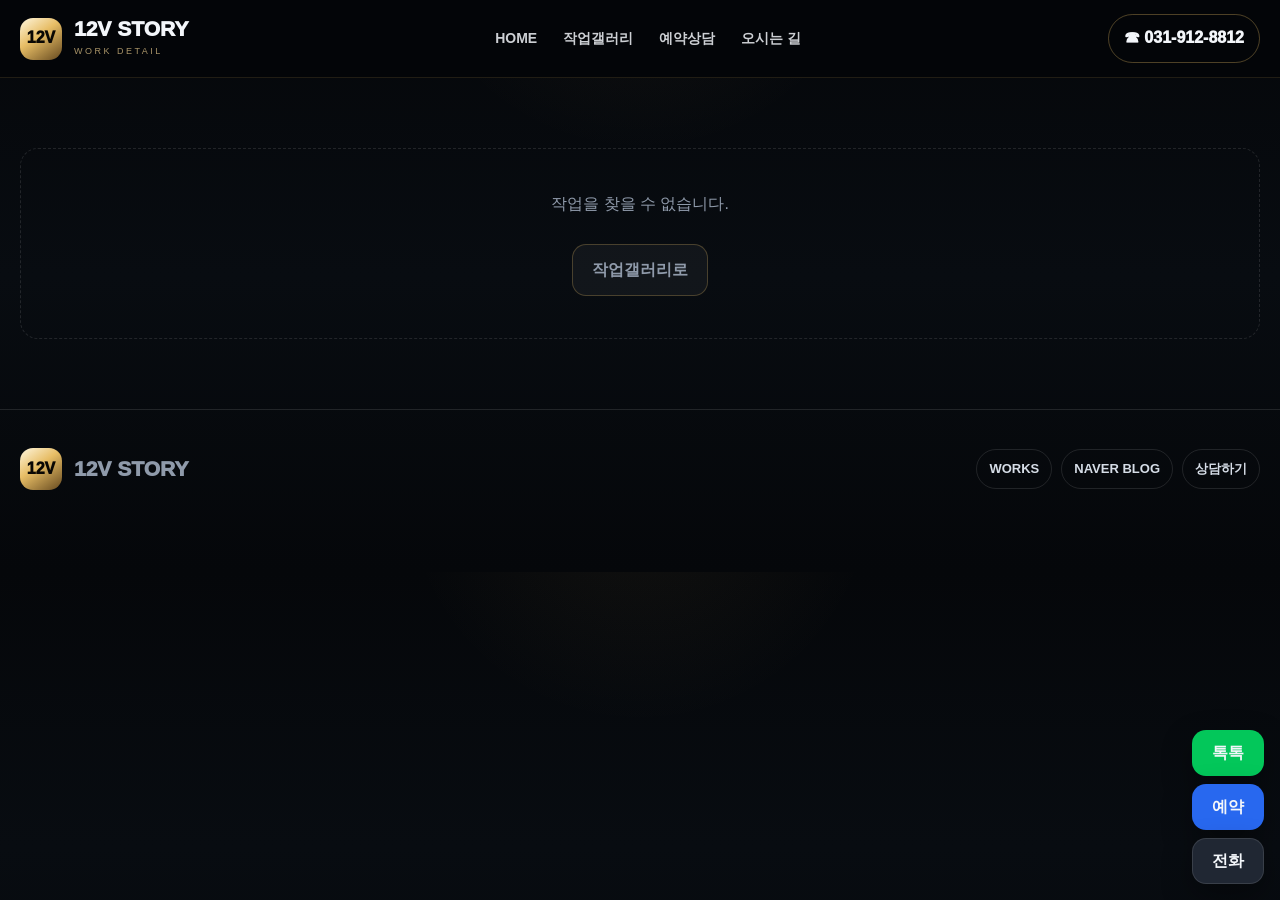
<file: work.html>
<!doctype html><html lang="ko"><head>
<meta charset="utf-8"><meta name="viewport" content="width=device-width,initial-scale=1">
<meta name="description" content="12V STORY 자동차 전장 작업 안내"><title>작업상세 | 12V STORY</title>
<style>
:root{
  --bg:#05070a;--bg2:#090d12;--panel:#0e131a;--panel2:#111821;
  --line:rgba(255,255,255,.11);--line2:rgba(231,189,101,.30);
  --text:#f3f6fa;--muted:#8f9aaa;--gold:#e7bd65;--gold2:#bd8735;
  --green:#03c75a;--blue:#2868ef;--radius:20px;
}
*{box-sizing:border-box;margin:0;padding:0}
html{scroll-behavior:smooth}
body{
  font-family:-apple-system,BlinkMacSystemFont,'Noto Sans KR','Pretendard','Segoe UI',sans-serif;
  background:radial-gradient(circle at 50% -15%,rgba(231,189,101,.06),transparent 26%),linear-gradient(180deg,#05070a,#080c11 48%,#05070a);
  color:var(--text);line-height:1.65;word-break:keep-all;
}
a{color:inherit;text-decoration:none}
.wrap{width:min(1240px,calc(100% - 40px));margin:0 auto}
.nav{height:78px;position:sticky;top:0;z-index:50;background:rgba(4,6,9,.94);backdrop-filter:blur(16px);border-bottom:1px solid rgba(231,189,101,.13)}
.nav .wrap{height:100%;display:flex;align-items:center;justify-content:space-between;gap:22px}
.brand{display:flex;align-items:center;gap:12px}
.brand-mark{width:42px;height:42px;display:grid;place-items:center;border-radius:13px;background:linear-gradient(145deg,#fff7df,#e7bd65 43%,#65491f);color:#090704;font-weight:1000}
.brand-title{font-size:21px;font-weight:1000;line-height:1}.brand-sub{font-size:9px;letter-spacing:2.5px;color:#a99468;margin-top:5px}
.menu{display:flex;gap:26px;font-size:14px;font-weight:850}.menu a{opacity:.84}.menu a:hover{opacity:1;color:var(--gold)}
.nav-call{padding:10px 15px;border:1px solid rgba(231,189,101,.33);border-radius:999px;font-weight:950}
.kicker{color:var(--gold);font-size:11px;font-weight:1000;letter-spacing:4px;text-transform:uppercase}
.page-hero{padding:82px 0 50px;border-bottom:1px solid rgba(255,255,255,.06)}
.page-hero h1{font-size:clamp(44px,6vw,72px);line-height:1.04;letter-spacing:-3px;margin:12px 0 18px}
.page-hero p{max-width:820px;color:#b4bfcc;font-size:17px}
.hero-tags{display:flex;gap:9px;flex-wrap:wrap;margin-top:25px}
.hero-tag{padding:8px 12px;border:1px solid rgba(231,189,101,.20);border-radius:999px;background:rgba(231,189,101,.035);font-size:13px;color:#d8dee7;font-weight:800}
section{padding:64px 0}
.section-head{display:flex;align-items:end;justify-content:space-between;gap:24px;margin-bottom:25px}
.section-head h2{font-size:clamp(30px,4vw,44px);line-height:1.08;letter-spacing:-1.5px;margin-top:7px}
.section-head p{max-width:560px;color:var(--muted);font-size:14px}
.panel{border:1px solid var(--line);border-radius:var(--radius);background:linear-gradient(180deg,rgba(255,255,255,.045),rgba(255,255,255,.018));padding:26px}
.panel h3{font-size:22px;margin-bottom:9px}.panel p,.panel li{color:#aab5c2}
.btn{min-height:52px;padding:0 19px;border-radius:14px;display:inline-flex;align-items:center;justify-content:center;font-weight:950;border:1px solid transparent}
.btn.gold{background:linear-gradient(180deg,#efca79,#c58f36);color:#161006;border-color:#f1d28e}
.btn.dark{background:rgba(255,255,255,.045);border-color:rgba(231,189,101,.26)}
.btn.talk{background:var(--green);color:#fff}
.actions{display:flex;gap:10px;flex-wrap:wrap}
.floating{position:fixed;right:16px;bottom:16px;z-index:60;display:grid;gap:8px}
.floating a{width:72px;height:46px;border-radius:14px;display:flex;align-items:center;justify-content:center;font-weight:950;box-shadow:0 12px 30px rgba(0,0,0,.35)}
.floating .talk{background:var(--green)}.floating .reserve{background:var(--blue)}.floating .phone{background:#202733;border:1px solid var(--line)}
footer{padding:38px 0 82px;border-top:1px solid var(--line);color:var(--muted)}
.footer-grid{display:flex;align-items:center;justify-content:space-between;gap:20px}.footer-links{display:flex;gap:9px;flex-wrap:wrap}.footer-links a{border:1px solid var(--line);border-radius:999px;padding:8px 12px;color:#d6dde7;font-weight:850;font-size:13px}

/* work cards */
.work-grid{display:grid;grid-template-columns:repeat(4,1fr);gap:16px}
.work-card{border:1px solid var(--line);border-radius:18px;overflow:hidden;background:linear-gradient(180deg,rgba(255,255,255,.045),rgba(255,255,255,.018));transition:.18s}
.work-card:hover{transform:translateY(-3px);border-color:rgba(231,189,101,.42)}
.work-card .visual{height:178px;background:#0a0d12;overflow:hidden}.work-card .visual img{width:100%;height:100%;object-fit:cover;display:block}
.work-card .body{padding:16px}.work-card small{display:block;color:#9c8861;font-size:11px;font-weight:900;margin-bottom:6px}
.work-card h3{font-size:17px;line-height:1.42;min-height:48px;display:-webkit-box;-webkit-box-orient:vertical;-webkit-line-clamp:2;overflow:hidden}
.work-card p{font-size:13px;color:var(--muted);margin-top:7px;display:-webkit-box;-webkit-box-orient:vertical;-webkit-line-clamp:2;overflow:hidden}
.no-image{height:100%;display:grid;place-items:center;color:#4e5a69;font-weight:900;background:linear-gradient(135deg,#111721,#080b10)}
.gallery-toolbar{display:flex;gap:8px;flex-wrap:wrap;margin-bottom:22px}
.filter-btn{border:1px solid var(--line);background:rgba(255,255,255,.035);color:#dce3ec;border-radius:999px;padding:9px 13px;font:inherit;font-size:13px;font-weight:900;cursor:pointer}
.filter-btn:hover,.filter-btn.active{background:var(--gold);color:#161006;border-color:var(--gold)}
.gallery-summary{display:flex;gap:10px;align-items:center;margin-top:22px;color:var(--muted);font-size:13px}
.gallery-summary strong{color:#edeff3;border:1px solid var(--line);border-radius:999px;padding:7px 11px}
.empty{padding:42px;text-align:center;border:1px dashed var(--line);border-radius:18px;color:var(--muted)}

/* service */
.service-intro-grid{display:grid;grid-template-columns:1.15fr .85fr;gap:18px}
.check-grid{display:grid;grid-template-columns:repeat(3,1fr);gap:13px}
.check-card{padding:20px;border:1px solid var(--line);border-radius:18px;background:rgba(255,255,255,.025)}
.check-card b{display:block;color:#f1f4f8;font-size:18px;margin-bottom:6px}.check-card span{color:var(--muted);font-size:13px}
.steps{display:grid;grid-template-columns:repeat(4,1fr);gap:13px}.step{padding:21px;border:1px solid var(--line);border-radius:18px;background:rgba(255,255,255,.025)}
.step em{display:block;font-style:normal;color:var(--gold);font-weight:1000;font-size:12px;letter-spacing:2px;margin-bottom:11px}.step b{font-size:18px}.step p{font-size:13px;color:var(--muted);margin-top:7px}
.note-box{border:1px solid rgba(231,189,101,.20);border-radius:18px;padding:20px;background:rgba(231,189,101,.035);color:#b7c1cd}
.cta-box{display:grid;grid-template-columns:1.15fr .85fr;align-items:center;gap:24px;border:1px solid rgba(231,189,101,.24);border-radius:24px;padding:32px;background:linear-gradient(110deg,rgba(231,189,101,.055),rgba(255,255,255,.02))}
.cta-box h2{font-size:clamp(28px,4vw,42px);line-height:1.08}.cta-box p{color:#9aa6b5;margin-top:9px}.cta-box .actions{justify-content:flex-end}

/* detail */
.detail-facts{display:grid;grid-template-columns:repeat(3,1fr);gap:12px;margin-bottom:17px}.detail-facts div{padding:15px;border:1px solid var(--line);border-radius:16px;background:rgba(255,255,255,.03)}.detail-facts small{display:block;color:#8d99a8;font-size:11px;font-weight:900;letter-spacing:1px}.detail-facts b{font-size:16px}
.detail-grid{display:grid;grid-template-columns:1.25fr .75fr;gap:16px}.detail-grid h2{font-size:27px;margin-bottom:12px}.detail-grid h3{font-size:17px;margin:20px 0 8px}
.point-list{padding-left:19px;display:grid;gap:7px;color:#b6c0cc}
.photo-grid{display:grid;grid-template-columns:repeat(2,1fr);gap:14px}.photo-grid figure{border:1px solid var(--line);border-radius:18px;overflow:hidden;background:#080b0f}.photo-grid img{display:block;width:100%;height:auto}.photo-grid figcaption{padding:11px 13px;color:var(--muted);font-size:12px}
.detail-bottom{display:flex;gap:10px;flex-wrap:wrap;padding-top:26px}

@media(max-width:1050px){.work-grid{grid-template-columns:repeat(3,1fr)}.steps{grid-template-columns:repeat(2,1fr)}}
@media(max-width:820px){.menu{display:none}.work-grid{grid-template-columns:repeat(2,1fr)}.service-intro-grid,.detail-grid,.cta-box{grid-template-columns:1fr}.cta-box .actions{justify-content:flex-start}.check-grid{grid-template-columns:1fr 1fr}}
@media(max-width:560px){.wrap{width:min(100% - 26px,1240px)}.nav{height:68px}.brand-mark{width:37px;height:37px}.brand-title{font-size:18px}.brand-sub{display:none}.nav-call{font-size:12px;padding:8px 10px}.page-hero{padding:56px 0 38px}.page-hero h1{letter-spacing:-2px}.work-grid,.check-grid,.steps,.photo-grid,.detail-facts{grid-template-columns:1fr}.work-card .visual{height:210px}.section-head{display:block}.section-head p{margin-top:9px}.cta-box{padding:24px}.btn{width:100%}.floating{left:9px;right:9px;bottom:9px;grid-template-columns:repeat(3,1fr)}.floating a{width:auto}}
</style></head><body>
<nav class="nav"><div class="wrap">
<a class="brand" href="index.html"><div class="brand-mark">12V</div><div><div class="brand-title">12V STORY</div><div class="brand-sub">WORK DETAIL</div></div></a>
<div class="menu"><a href="index.html">HOME</a><a href="works.html">작업갤러리</a><a href="index.html#contact">예약상담</a><a href="index.html#location">오시는 길</a></div>
<a class="nav-call" href="tel:031-912-8812">☎ 031-912-8812</a></div></nav>
<main><div class="wrap" id="detail" style="padding-bottom:70px"></div></main>
<footer><div class="wrap footer-grid"><a class="brand" href="index.html"><div class="brand-mark">12V</div><div><div class="brand-title">12V STORY</div></div></a><div class="footer-links"><a href="works.html">WORKS</a><a href="https://blog.naver.com/uh2816" target="_blank" rel="noopener">NAVER BLOG</a><a href="http://talk.naver.com/WC6P8L" target="_blank" rel="noopener">상담하기</a></div></div></footer>
<div class="floating"><a class="talk" href="http://talk.naver.com/WC6P8L" target="_blank" rel="noopener">톡톡</a><a class="reserve" href="https://booking.naver.com/booking/6/bizes/475955" target="_blank" rel="noopener">예약</a><a class="phone" href="tel:031-912-8812">전화</a></div>
<script>
const DATA_PATHS=[
  'assets/works-data.js',
  'works-data.js',
  'https://12vstory.github.io/12Vstory/works-data.js',
  'https://12vstory.github.io/12Vstory/assets/works-data.js'
];
function esc(v=''){return String(v).replace(/[&<>'"]/g,s=>({'&':'&amp;','<':'&lt;','>':'&gt;',"'":'&#39;','"':'&quot;'}[s]));}
function fmtDate(v=''){const m=/^(\d{4})-(\d{2})-(\d{2})$/.exec(v);return m?`${m[1]}.${m[2]}.${m[3]}`:v;}
function safeCar(w){
  const car=String(w.car||'').trim();
  if(!car || /^(일산|파주|고양|운정|김포|삼송)/.test(car)) return '작업차량';
  return car;
}
function cleanTask(w){
  const t=String(w.title||'').replace(/\s+/g,' ').trim();
  const l=t.toLowerCase();
  if(/사이드\s*미러|사이드미러/.test(l)&&/폴딩|기어|모터|접히|펴지/.test(l)) return '사이드미러 폴딩불량 수리';
  if(/사이드\s*미러|사이드미러/.test(l)) return '사이드미러 수리';
  if(/옵틱\s*글래스|옵틱글래스|광각\s*미러|광각미러/.test(l)) return '옵틱글래스 광각미러 장착';
  if(/블랙\s*박스|블랙박스|파인뷰|아이나비/.test(l)) return '블랙박스 장착';
  if(/후방\s*카메라|후방카메라|리어\s*카메라/.test(l)) return /교체|고장|불량/.test(l)?'후방카메라 교체':'후방카메라 장착';
  if(/안드로이드\s*올인원|안드로이드올인원|올인원/.test(l)) return '안드로이드 올인원 장착';
  if(/카플레이/.test(l)) return '카플레이 장착';
  if(/크루즈\s*컨트롤|크루즈컨트롤/.test(l)) return '크루즈컨트롤 순정옵션 시공';
  if(/오토\s*라이트|오토라이트/.test(l)) return '오토라이트 순정옵션 시공';
  if(/비상등/.test(l)) return '비상등 스위치 수리';
  if(/네비게이션|내비게이션|아틀란|jy-n/i.test(t)) return '내비게이션 매립';
  let parts=t.replace(/^[\[【(][^\]】)]*(?:일산|파주|고양|운정|김포|삼송)[^\]】)]*[\]】)]\s*/,'').split(/\s*[\/|｜]\s*/).map(x=>x.trim()).filter(Boolean);
  let picked=parts.find(x=>/수리|교체|장착|시공|매립|활성화|튜닝/.test(x))||parts[0]||w.category||'자동차 전장 작업';
  picked=picked.replace(/#[^\s]+/g,'').trim();
  if(picked.length>38)picked=picked.slice(0,38)+'…';
  return picked;
}
function cardTitle(w){
  const car=safeCar(w), task=cleanTask(w);
  return car==='작업차량'?task:`${car} ${task}`;
}
function summary(w){
  let s=String(w.summary||'').replace(/^\s*\d{4}[.\-/]\d{1,2}[.\-/]\d{1,2}\.?\s*/,'').replace(/^\s*\d+\s*년\s*전\s*오늘\s*/,'').replace(/^\s*안녕하세요[.! ]*/,'').replace(/^\s*(?:12볼트스토리|12V\s*STORY)(?:입니다)?[.! ]*/i,'').replace(/\s+/g,' ').trim();
  if(!s)s=`${cardTitle(w)} 작업사례입니다.`;
  return s.length>100?s.slice(0,100)+'…':s;
}
function image(w){return Array.isArray(w.images)&&w.images.length?w.images[0]:'';}
function workCard(w){
  const img=image(w);
  return `<a class="work-card" href="work.html?id=${encodeURIComponent(w.id)}">
    <div class="visual">${img?`<img src="${esc(img)}" alt="${esc(cardTitle(w))}" loading="lazy" referrerpolicy="no-referrer">`:`<div class="no-image">12V STORY</div>`}</div>
    <div class="body"><small>${esc(w.category||'기타작업')} · ${esc(fmtDate(w.date||''))}</small><h3>${esc(cardTitle(w))}</h3><p>${esc(summary(w))}</p></div>
  </a>`;
}
function loadWorks(){
  return new Promise(resolve=>{
    if(Array.isArray(window.WORKS_DATA)){resolve(window.WORKS_DATA);return;}
    let i=0;
    const next=()=>{
      if(i>=DATA_PATHS.length){resolve([]);return;}
      const s=document.createElement('script');s.src=DATA_PATHS[i++]+'?v='+Date.now();
      s.onload=()=>resolve(Array.isArray(window.WORKS_DATA)?window.WORKS_DATA:[]);
      s.onerror=()=>{s.remove();next();};
      document.head.appendChild(s);
    };
    next();
  });
}

loadWorks().then(data=>{
  const works=data||[], id=new URLSearchParams(location.search).get('id'), w=works.find(x=>x.id===id), root=document.getElementById('detail');
  if(!w){root.innerHTML='<div class="empty" style="margin-top:70px">작업을 찾을 수 없습니다.<br><br><a class="btn dark" href="works.html">작업갤러리로</a></div>';return;}
  document.title=`${cardTitle(w)} | 12V STORY`;
  const points=(w.points||[]).map(x=>`<li>${esc(x)}</li>`).join('');
  const photos=(w.images||[]).map((src,i)=>`<figure><img src="${esc(src)}" alt="${esc((w.captions||[])[i]||cardTitle(w))}" loading="lazy" referrerpolicy="no-referrer"><figcaption>${esc((w.captions||[])[i]||`${cardTitle(w)} 작업사진 ${i+1}`)}</figcaption></figure>`).join('');
  root.innerHTML=`
    <header class="page-hero" style="padding-left:0;padding-right:0"><div class="kicker">${esc(w.category||'작업사례')} · ${esc(fmtDate(w.date||''))}</div><h1>${esc(cardTitle(w))}</h1><p>${esc(summary(w))}</p></header>
    <section style="padding-top:34px"><div class="detail-facts"><div><small>차종</small><b>${esc(safeCar(w))}</b></div><div><small>작업</small><b>${esc(w.category||'자동차 전장')}</b></div><div><small>등록일</small><b>${esc(fmtDate(w.date||''))}</b></div></div>
    <div class="detail-grid"><article class="panel"><h2>작업 내용</h2><p>${esc(w.description||w.summary||'')}</p>${points?`<h3>작업 포인트</h3><ul class="point-list">${points}</ul>`:''}</article>
    <aside class="panel"><h2>상담 안내</h2><p>같은 차종이라도 연식과 옵션에 따라 작업 방식이 달라질 수 있습니다. 차종·연식·증상 또는 원하는 작업을 함께 보내주시면 확인 후 안내드립니다.</p><div class="actions" style="margin-top:18px"><a class="btn talk" href="http://talk.naver.com/WC6P8L" target="_blank" rel="noopener">네이버 톡톡</a><a class="btn dark" href="tel:031-912-8812">전화 문의</a></div></aside></div></section>
    ${photos?`<section><div class="section-head"><div><div class="kicker">WORK PHOTOS</div><h2>주요 작업사진</h2></div><p>작업 과정 중 주요 사진을 정리했습니다.</p></div><div class="photo-grid">${photos}</div></section>`:''}
    <div class="detail-bottom"><a class="btn dark" href="works.html">← 작업갤러리</a>${w.blog?`<a class="btn gold" href="${esc(w.blog)}" target="_blank" rel="noopener">네이버 블로그 원문 보기 →</a>`:''}</div>`;
});
</script></body></html>
</file>
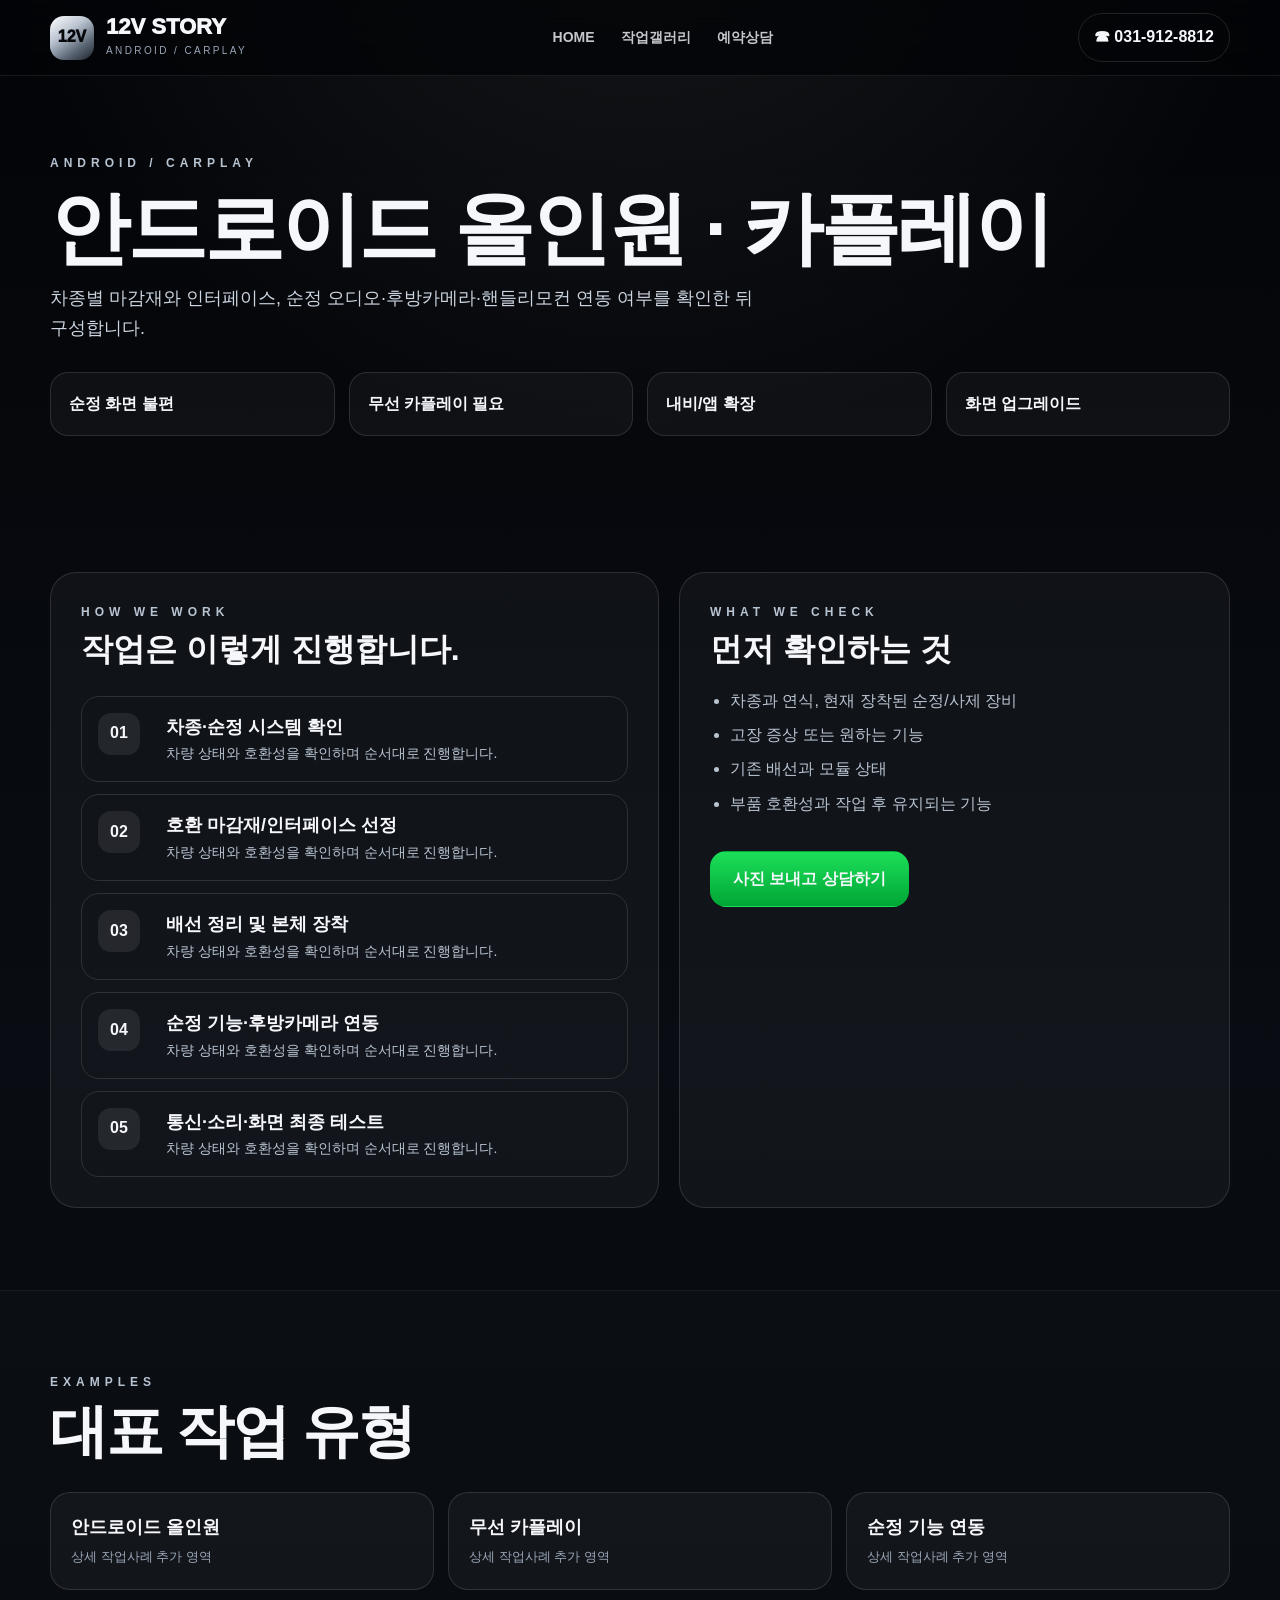
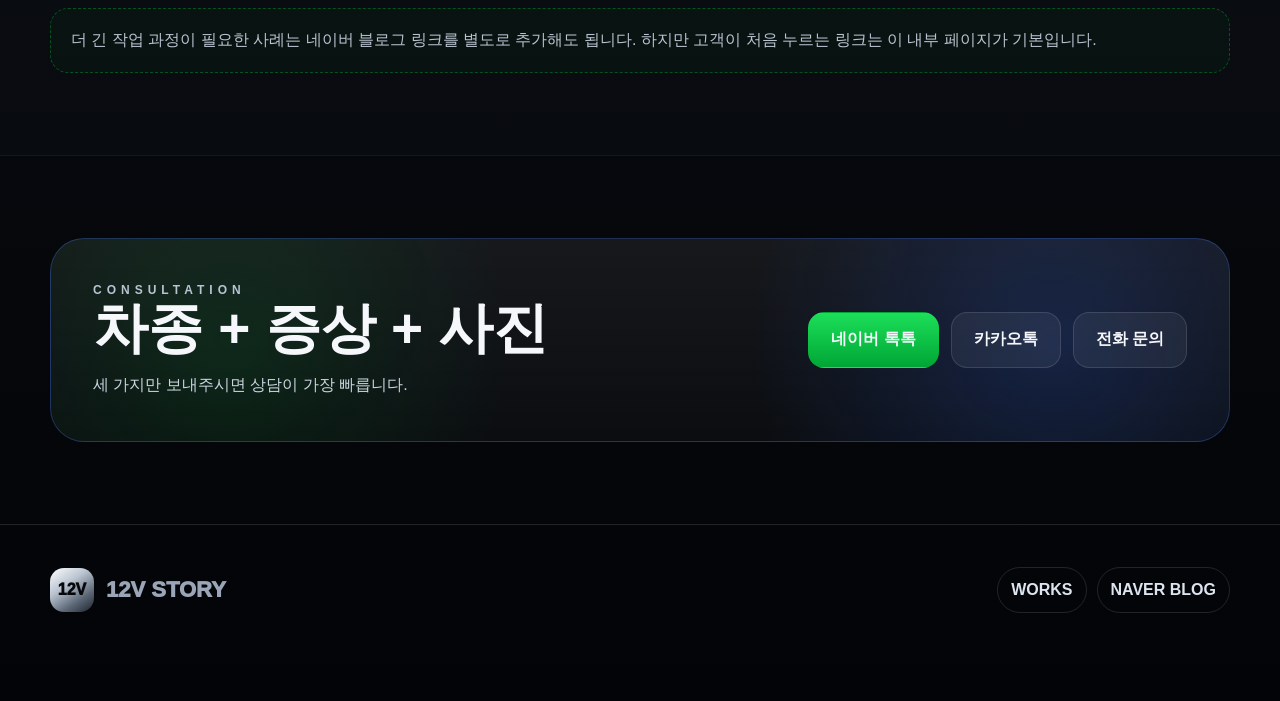
<file: services/allinone-carplay.html>
<!doctype html><html lang="ko"><head><meta charset="utf-8"><meta name="viewport" content="width=device-width,initial-scale=1"><meta name="description" content="12V STORY 안드로이드 올인원 · 카플레이. 차종별 마감재와 인터페이스, 순정 오디오·후방카메라·핸들리모컨 연동 여부를 확인한 뒤 구성합니다."><title>안드로이드 올인원 · 카플레이 | 12V STORY</title><link rel="stylesheet" href="../assets/style.css"></head><body>
<nav class="nav"><div class="wrap"><a class="brand" href="../index.html"><div class="brand-mark">12V</div><div><div class="brand-title">12V STORY</div><div class="brand-sub">ANDROID / CARPLAY</div></div></a><div class="menu"><a href="../index.html">HOME</a><a href="../works.html">작업갤러리</a><a href="../index.html#contact">예약상담</a></div><a class="nav-call" href="tel:031-912-8812">☎ 031-912-8812</a></div></nav>
<header class="page-hero"><div class="wrap"><div class="kicker">ANDROID / CARPLAY</div><h1>안드로이드 올인원 · 카플레이</h1><p>차종별 마감재와 인터페이스, 순정 오디오·후방카메라·핸들리모컨 연동 여부를 확인한 뒤 구성합니다.</p><div class="symptoms"><div class="symptom">순정 화면 불편</div><div class="symptom">무선 카플레이 필요</div><div class="symptom">내비/앱 확장</div><div class="symptom">화면 업그레이드</div></div></div></header>
<section><div class="wrap"><div class="content-grid"><div class="content-panel"><div class="kicker">How We Work</div><h2>작업은 이렇게 진행합니다.</h2><div class="steps"><div class="step"><b>01</b><div><h3>차종·순정 시스템 확인</h3><p>차량 상태와 호환성을 확인하며 순서대로 진행합니다.</p></div></div><div class="step"><b>02</b><div><h3>호환 마감재/인터페이스 선정</h3><p>차량 상태와 호환성을 확인하며 순서대로 진행합니다.</p></div></div><div class="step"><b>03</b><div><h3>배선 정리 및 본체 장착</h3><p>차량 상태와 호환성을 확인하며 순서대로 진행합니다.</p></div></div><div class="step"><b>04</b><div><h3>순정 기능·후방카메라 연동</h3><p>차량 상태와 호환성을 확인하며 순서대로 진행합니다.</p></div></div><div class="step"><b>05</b><div><h3>통신·소리·화면 최종 테스트</h3><p>차량 상태와 호환성을 확인하며 순서대로 진행합니다.</p></div></div></div></div><div class="content-panel"><div class="kicker">What We Check</div><h2>먼저 확인하는 것</h2><ul><li>차종과 연식, 현재 장착된 순정/사제 장비</li><li>고장 증상 또는 원하는 기능</li><li>기존 배선과 모듈 상태</li><li>부품 호환성과 작업 후 유지되는 기능</li></ul><div class="actions" style="justify-content:flex-start"><a class="btn talk" href="http://talk.naver.com/WC6P8L" target="_blank">사진 보내고 상담하기</a></div></div></div></div></section>
<section class="works"><div class="wrap"><div class="section-head"><div><div class="kicker">Examples</div><h2>대표 작업 유형</h2></div></div><div class="mini-works"><div class="mini-work"><b>안드로이드 올인원</b><span>상세 작업사례 추가 영역</span></div><div class="mini-work"><b>무선 카플레이</b><span>상세 작업사례 추가 영역</span></div><div class="mini-work"><b>순정 기능 연동</b><span>상세 작업사례 추가 영역</span></div></div><div class="blog-note">더 긴 작업 과정이 필요한 사례는 네이버 블로그 링크를 별도로 추가해도 됩니다. 하지만 고객이 처음 누르는 링크는 이 내부 페이지가 기본입니다.</div></div></section>
<section><div class="wrap"><div class="cta"><div><div class="kicker">Consultation</div><h2>차종 + 증상 + 사진</h2><p>세 가지만 보내주시면 상담이 가장 빠릅니다.</p></div><div class="actions"><a class="btn talk" href="http://talk.naver.com/WC6P8L" target="_blank">네이버 톡톡</a><a class="btn dark" href="https://pf.kakao.com/_uxiWeu/chat" target="_blank">카카오톡</a><a class="btn dark" href="tel:031-912-8812">전화 문의</a></div></div></div></section>
<footer><div class="wrap footer-grid"><a class="brand" href="../index.html"><div class="brand-mark">12V</div><div><div class="brand-title">12V STORY</div></div></a><div class="footer-links"><a href="../works.html">WORKS</a><a href="https://blog.naver.com/uh2816" target="_blank">NAVER BLOG</a></div></div></footer>
</body></html>
</file>
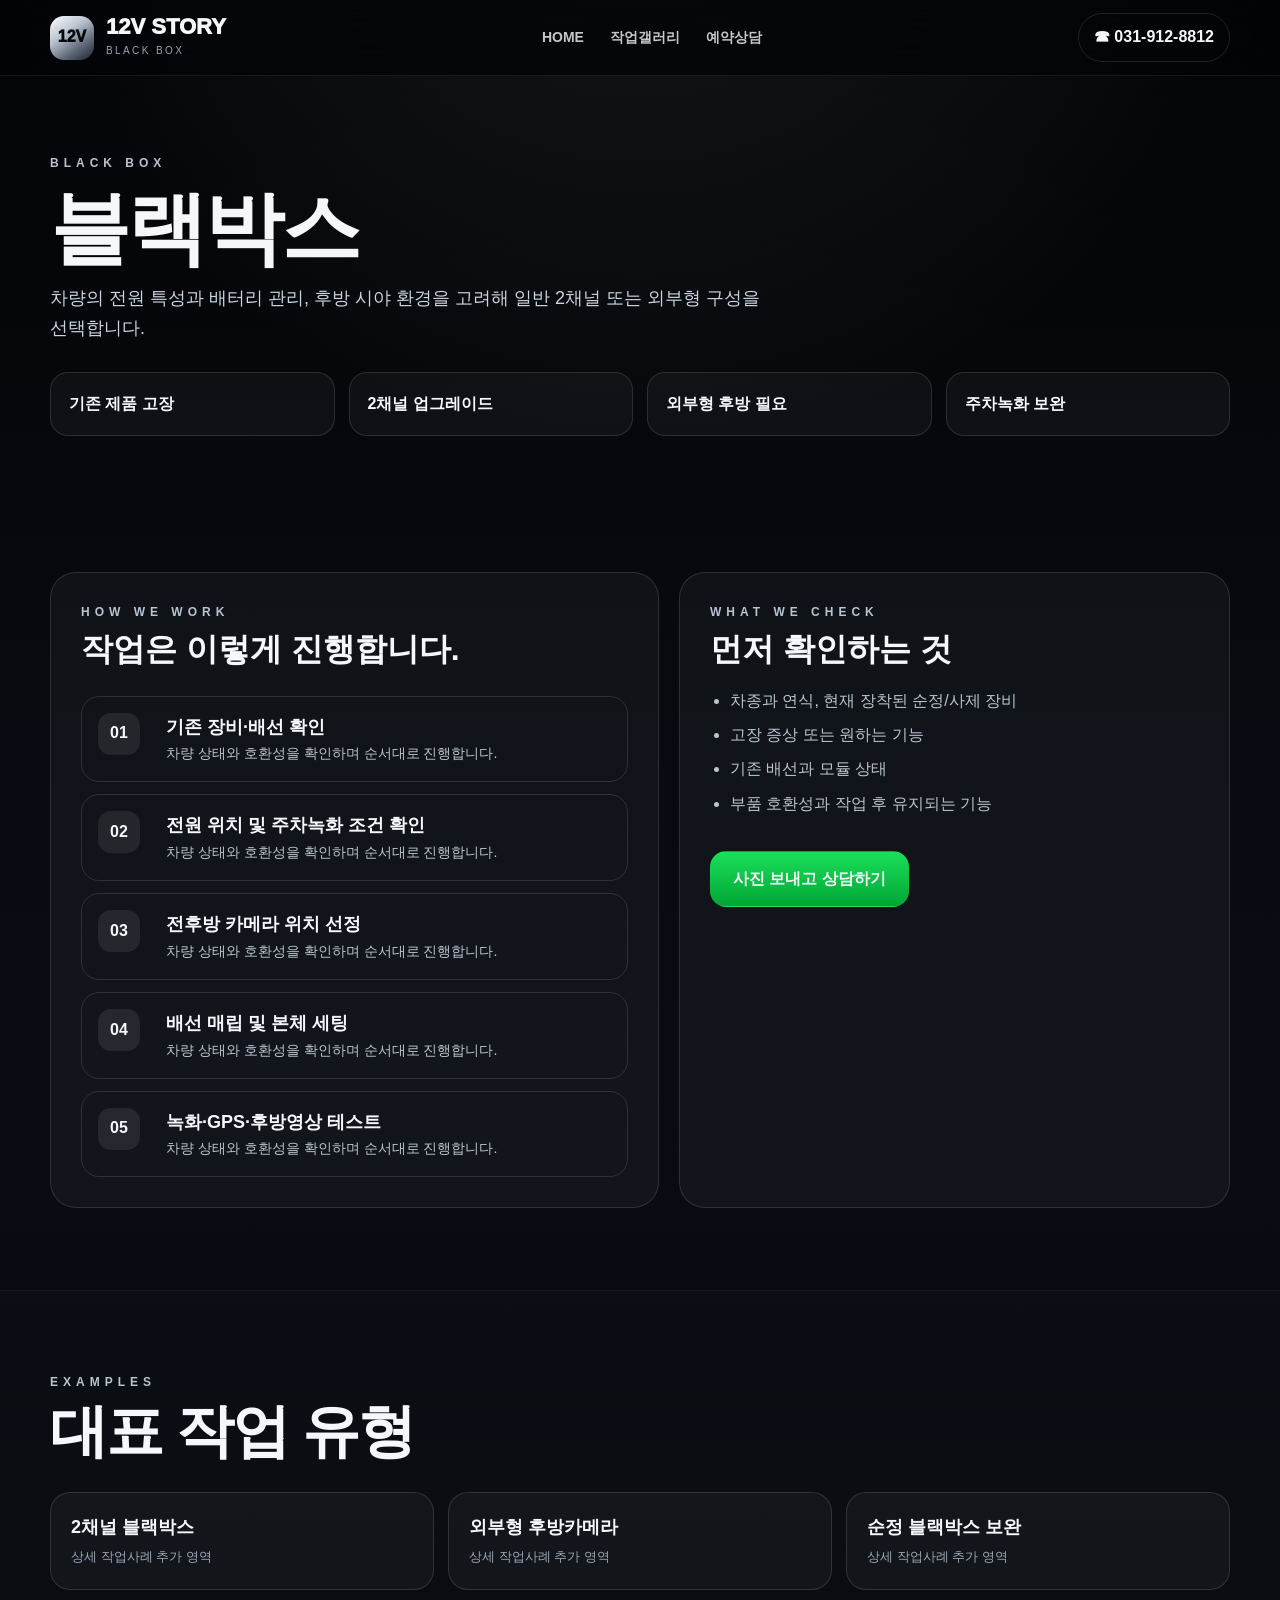
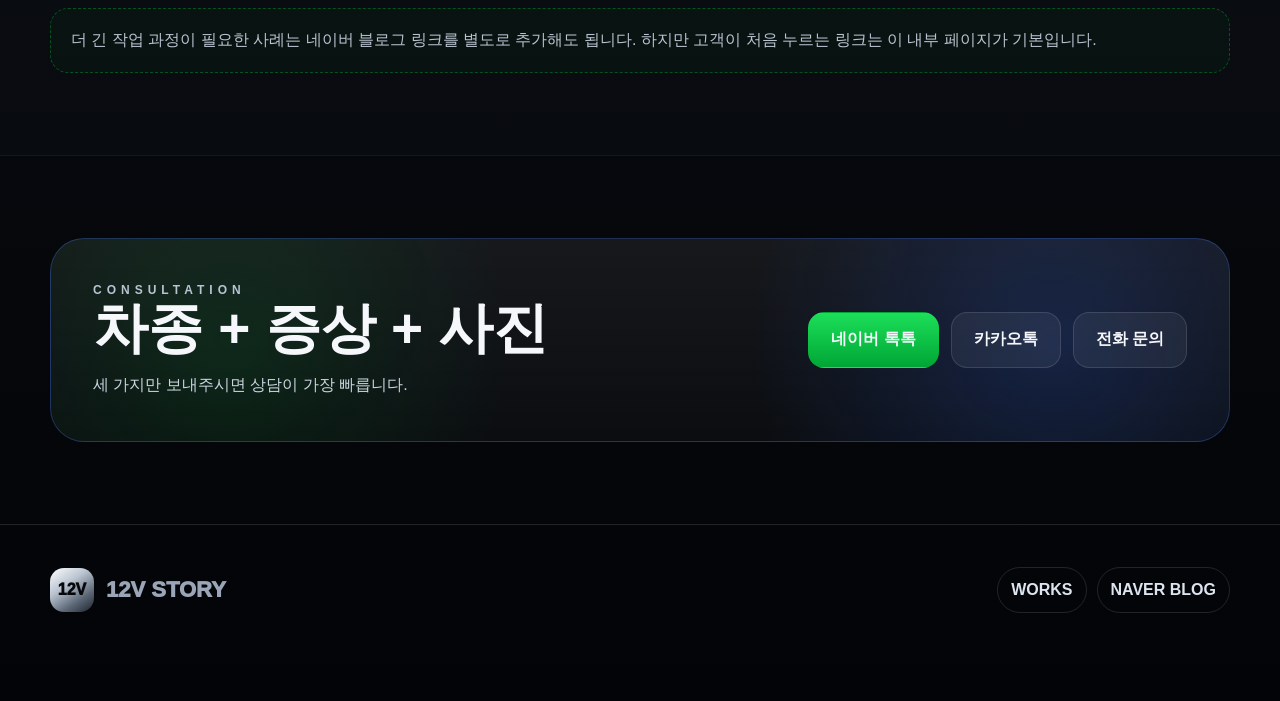
<file: services/blackbox.html>
<!doctype html><html lang="ko"><head><meta charset="utf-8"><meta name="viewport" content="width=device-width,initial-scale=1"><meta name="description" content="12V STORY 블랙박스. 차량의 전원 특성과 배터리 관리, 후방 시야 환경을 고려해 일반 2채널 또는 외부형 구성을 선택합니다."><title>블랙박스 | 12V STORY</title><link rel="stylesheet" href="../assets/style.css"></head><body>
<nav class="nav"><div class="wrap"><a class="brand" href="../index.html"><div class="brand-mark">12V</div><div><div class="brand-title">12V STORY</div><div class="brand-sub">BLACK BOX</div></div></a><div class="menu"><a href="../index.html">HOME</a><a href="../works.html">작업갤러리</a><a href="../index.html#contact">예약상담</a></div><a class="nav-call" href="tel:031-912-8812">☎ 031-912-8812</a></div></nav>
<header class="page-hero"><div class="wrap"><div class="kicker">BLACK BOX</div><h1>블랙박스</h1><p>차량의 전원 특성과 배터리 관리, 후방 시야 환경을 고려해 일반 2채널 또는 외부형 구성을 선택합니다.</p><div class="symptoms"><div class="symptom">기존 제품 고장</div><div class="symptom">2채널 업그레이드</div><div class="symptom">외부형 후방 필요</div><div class="symptom">주차녹화 보완</div></div></div></header>
<section><div class="wrap"><div class="content-grid"><div class="content-panel"><div class="kicker">How We Work</div><h2>작업은 이렇게 진행합니다.</h2><div class="steps"><div class="step"><b>01</b><div><h3>기존 장비·배선 확인</h3><p>차량 상태와 호환성을 확인하며 순서대로 진행합니다.</p></div></div><div class="step"><b>02</b><div><h3>전원 위치 및 주차녹화 조건 확인</h3><p>차량 상태와 호환성을 확인하며 순서대로 진행합니다.</p></div></div><div class="step"><b>03</b><div><h3>전후방 카메라 위치 선정</h3><p>차량 상태와 호환성을 확인하며 순서대로 진행합니다.</p></div></div><div class="step"><b>04</b><div><h3>배선 매립 및 본체 세팅</h3><p>차량 상태와 호환성을 확인하며 순서대로 진행합니다.</p></div></div><div class="step"><b>05</b><div><h3>녹화·GPS·후방영상 테스트</h3><p>차량 상태와 호환성을 확인하며 순서대로 진행합니다.</p></div></div></div></div><div class="content-panel"><div class="kicker">What We Check</div><h2>먼저 확인하는 것</h2><ul><li>차종과 연식, 현재 장착된 순정/사제 장비</li><li>고장 증상 또는 원하는 기능</li><li>기존 배선과 모듈 상태</li><li>부품 호환성과 작업 후 유지되는 기능</li></ul><div class="actions" style="justify-content:flex-start"><a class="btn talk" href="http://talk.naver.com/WC6P8L" target="_blank">사진 보내고 상담하기</a></div></div></div></div></section>
<section class="works"><div class="wrap"><div class="section-head"><div><div class="kicker">Examples</div><h2>대표 작업 유형</h2></div></div><div class="mini-works"><div class="mini-work"><b>2채널 블랙박스</b><span>상세 작업사례 추가 영역</span></div><div class="mini-work"><b>외부형 후방카메라</b><span>상세 작업사례 추가 영역</span></div><div class="mini-work"><b>순정 블랙박스 보완</b><span>상세 작업사례 추가 영역</span></div></div><div class="blog-note">더 긴 작업 과정이 필요한 사례는 네이버 블로그 링크를 별도로 추가해도 됩니다. 하지만 고객이 처음 누르는 링크는 이 내부 페이지가 기본입니다.</div></div></section>
<section><div class="wrap"><div class="cta"><div><div class="kicker">Consultation</div><h2>차종 + 증상 + 사진</h2><p>세 가지만 보내주시면 상담이 가장 빠릅니다.</p></div><div class="actions"><a class="btn talk" href="http://talk.naver.com/WC6P8L" target="_blank">네이버 톡톡</a><a class="btn dark" href="https://pf.kakao.com/_uxiWeu/chat" target="_blank">카카오톡</a><a class="btn dark" href="tel:031-912-8812">전화 문의</a></div></div></div></section>
<footer><div class="wrap footer-grid"><a class="brand" href="../index.html"><div class="brand-mark">12V</div><div><div class="brand-title">12V STORY</div></div></a><div class="footer-links"><a href="../works.html">WORKS</a><a href="https://blog.naver.com/uh2816" target="_blank">NAVER BLOG</a></div></div></footer>
</body></html>
</file>
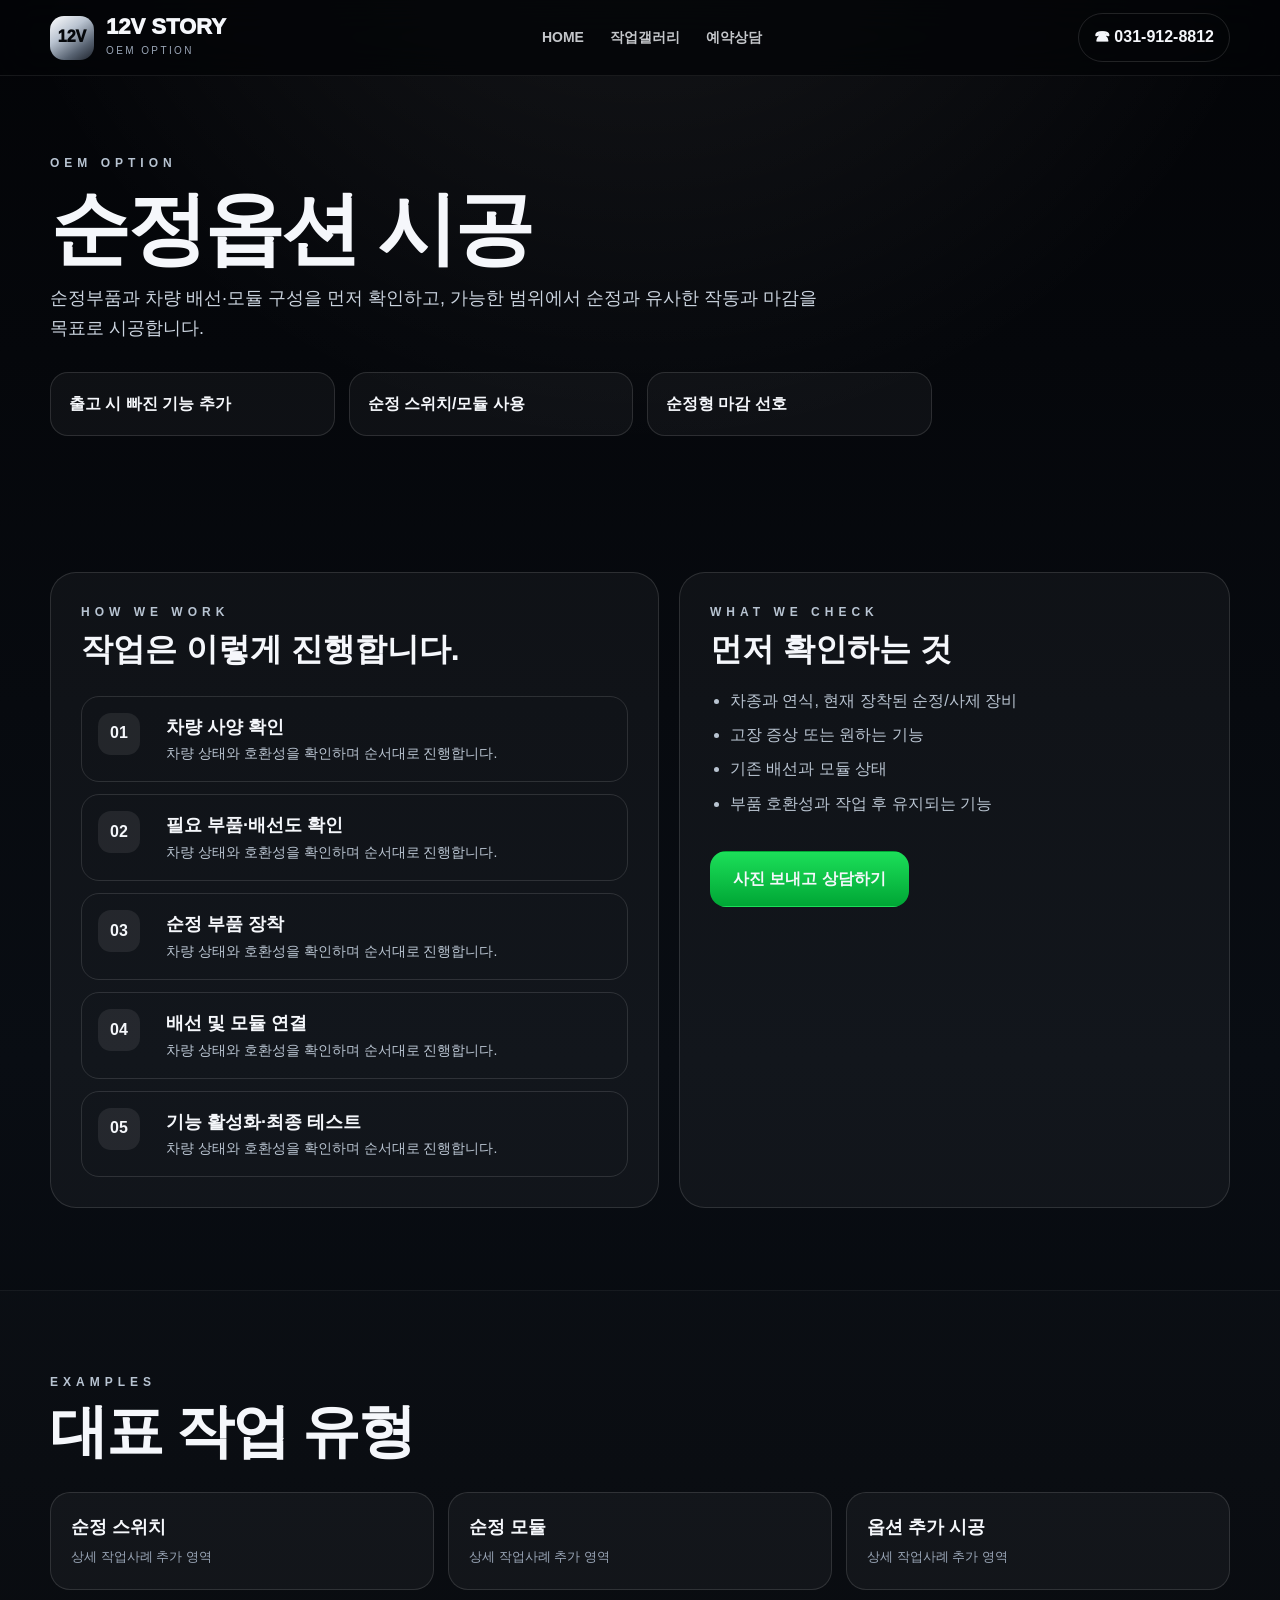
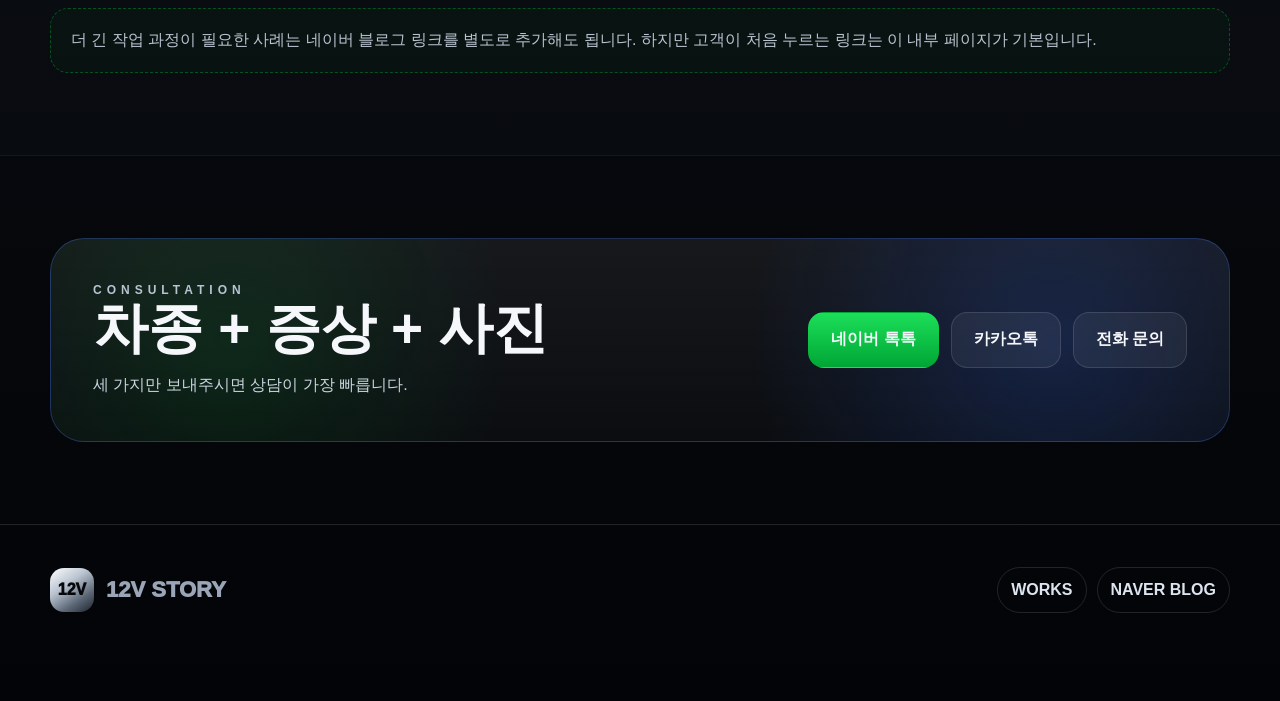
<file: services/oem.html>
<!doctype html><html lang="ko"><head><meta charset="utf-8"><meta name="viewport" content="width=device-width,initial-scale=1"><meta name="description" content="12V STORY 순정옵션 시공. 순정부품과 차량 배선·모듈 구성을 먼저 확인하고, 가능한 범위에서 순정과 유사한 작동과 마감을 목표로 시공합니다."><title>순정옵션 시공 | 12V STORY</title><link rel="stylesheet" href="../assets/style.css"></head><body>
<nav class="nav"><div class="wrap"><a class="brand" href="../index.html"><div class="brand-mark">12V</div><div><div class="brand-title">12V STORY</div><div class="brand-sub">OEM OPTION</div></div></a><div class="menu"><a href="../index.html">HOME</a><a href="../works.html">작업갤러리</a><a href="../index.html#contact">예약상담</a></div><a class="nav-call" href="tel:031-912-8812">☎ 031-912-8812</a></div></nav>
<header class="page-hero"><div class="wrap"><div class="kicker">OEM OPTION</div><h1>순정옵션 시공</h1><p>순정부품과 차량 배선·모듈 구성을 먼저 확인하고, 가능한 범위에서 순정과 유사한 작동과 마감을 목표로 시공합니다.</p><div class="symptoms"><div class="symptom">출고 시 빠진 기능 추가</div><div class="symptom">순정 스위치/모듈 사용</div><div class="symptom">순정형 마감 선호</div></div></div></header>
<section><div class="wrap"><div class="content-grid"><div class="content-panel"><div class="kicker">How We Work</div><h2>작업은 이렇게 진행합니다.</h2><div class="steps"><div class="step"><b>01</b><div><h3>차량 사양 확인</h3><p>차량 상태와 호환성을 확인하며 순서대로 진행합니다.</p></div></div><div class="step"><b>02</b><div><h3>필요 부품·배선도 확인</h3><p>차량 상태와 호환성을 확인하며 순서대로 진행합니다.</p></div></div><div class="step"><b>03</b><div><h3>순정 부품 장착</h3><p>차량 상태와 호환성을 확인하며 순서대로 진행합니다.</p></div></div><div class="step"><b>04</b><div><h3>배선 및 모듈 연결</h3><p>차량 상태와 호환성을 확인하며 순서대로 진행합니다.</p></div></div><div class="step"><b>05</b><div><h3>기능 활성화·최종 테스트</h3><p>차량 상태와 호환성을 확인하며 순서대로 진행합니다.</p></div></div></div></div><div class="content-panel"><div class="kicker">What We Check</div><h2>먼저 확인하는 것</h2><ul><li>차종과 연식, 현재 장착된 순정/사제 장비</li><li>고장 증상 또는 원하는 기능</li><li>기존 배선과 모듈 상태</li><li>부품 호환성과 작업 후 유지되는 기능</li></ul><div class="actions" style="justify-content:flex-start"><a class="btn talk" href="http://talk.naver.com/WC6P8L" target="_blank">사진 보내고 상담하기</a></div></div></div></div></section>
<section class="works"><div class="wrap"><div class="section-head"><div><div class="kicker">Examples</div><h2>대표 작업 유형</h2></div></div><div class="mini-works"><div class="mini-work"><b>순정 스위치</b><span>상세 작업사례 추가 영역</span></div><div class="mini-work"><b>순정 모듈</b><span>상세 작업사례 추가 영역</span></div><div class="mini-work"><b>옵션 추가 시공</b><span>상세 작업사례 추가 영역</span></div></div><div class="blog-note">더 긴 작업 과정이 필요한 사례는 네이버 블로그 링크를 별도로 추가해도 됩니다. 하지만 고객이 처음 누르는 링크는 이 내부 페이지가 기본입니다.</div></div></section>
<section><div class="wrap"><div class="cta"><div><div class="kicker">Consultation</div><h2>차종 + 증상 + 사진</h2><p>세 가지만 보내주시면 상담이 가장 빠릅니다.</p></div><div class="actions"><a class="btn talk" href="http://talk.naver.com/WC6P8L" target="_blank">네이버 톡톡</a><a class="btn dark" href="https://pf.kakao.com/_uxiWeu/chat" target="_blank">카카오톡</a><a class="btn dark" href="tel:031-912-8812">전화 문의</a></div></div></div></section>
<footer><div class="wrap footer-grid"><a class="brand" href="../index.html"><div class="brand-mark">12V</div><div><div class="brand-title">12V STORY</div></div></a><div class="footer-links"><a href="../works.html">WORKS</a><a href="https://blog.naver.com/uh2816" target="_blank">NAVER BLOG</a></div></div></footer>
</body></html>
</file>
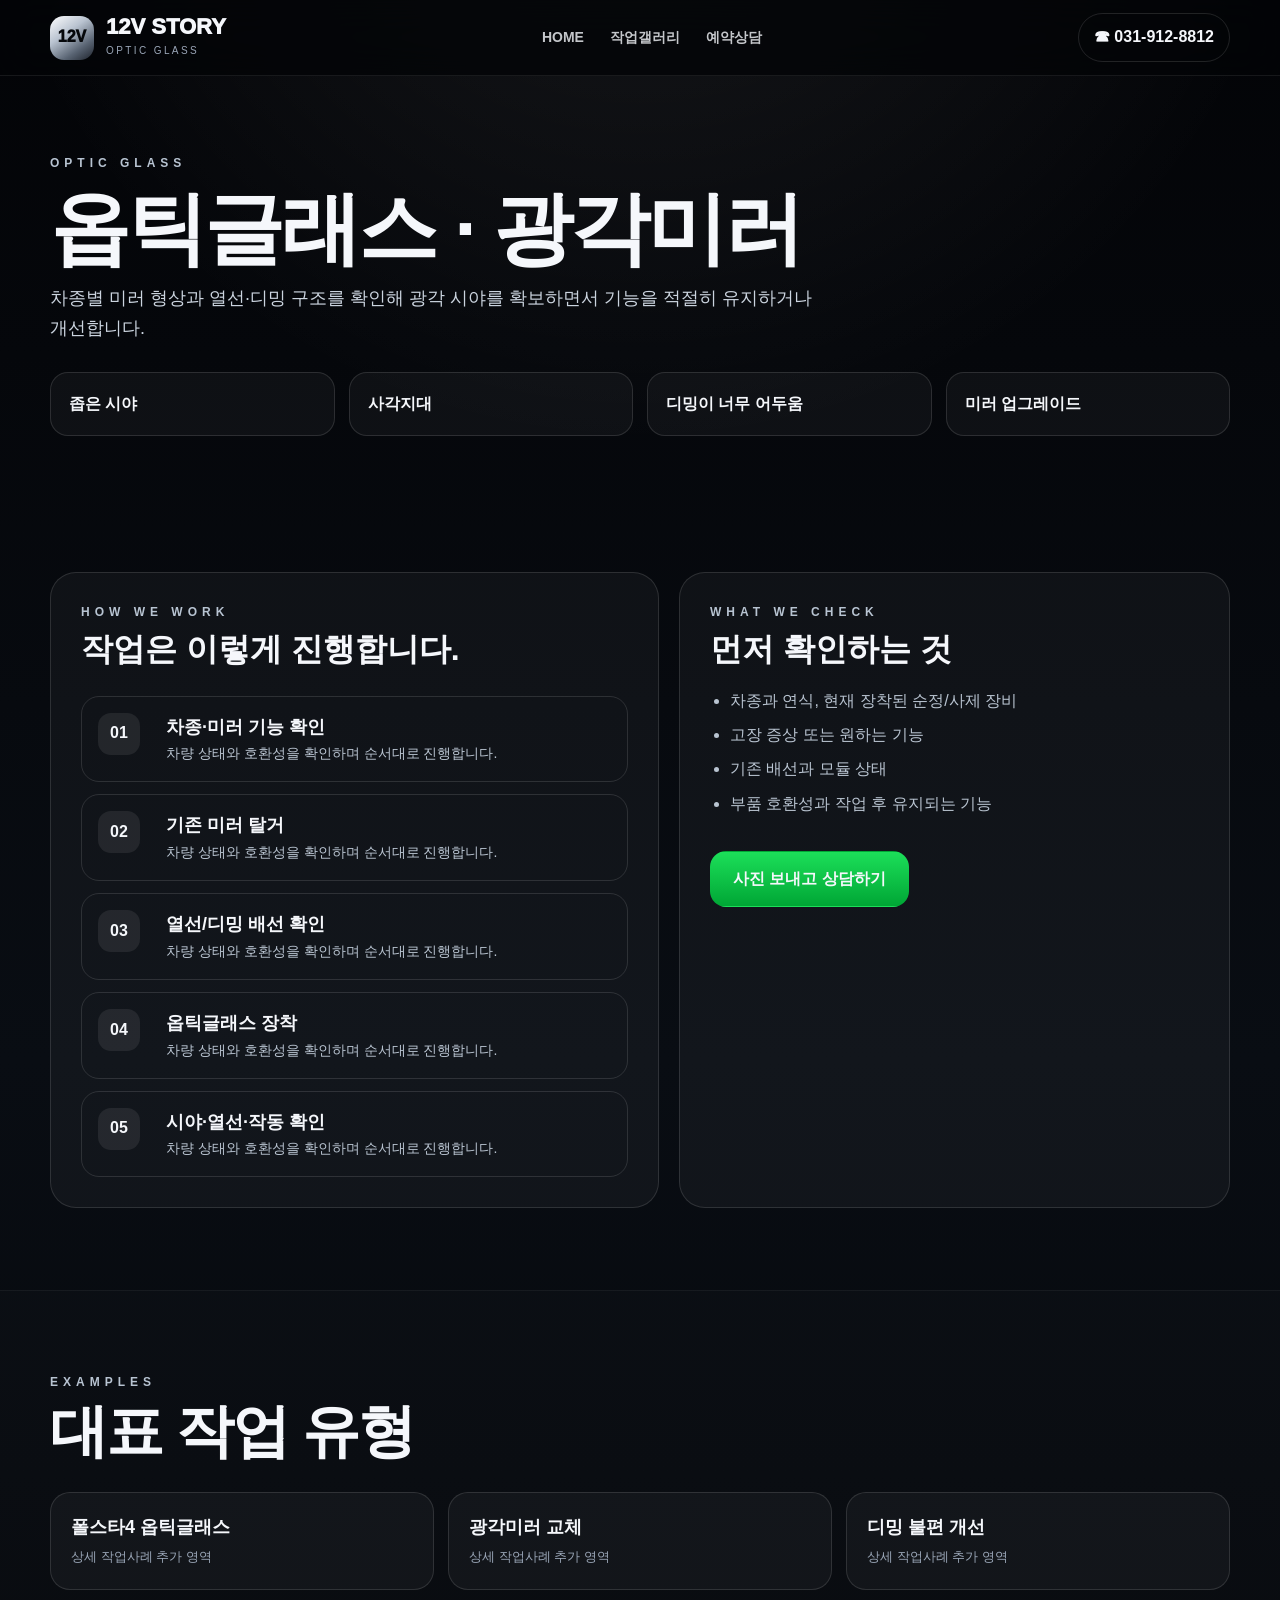
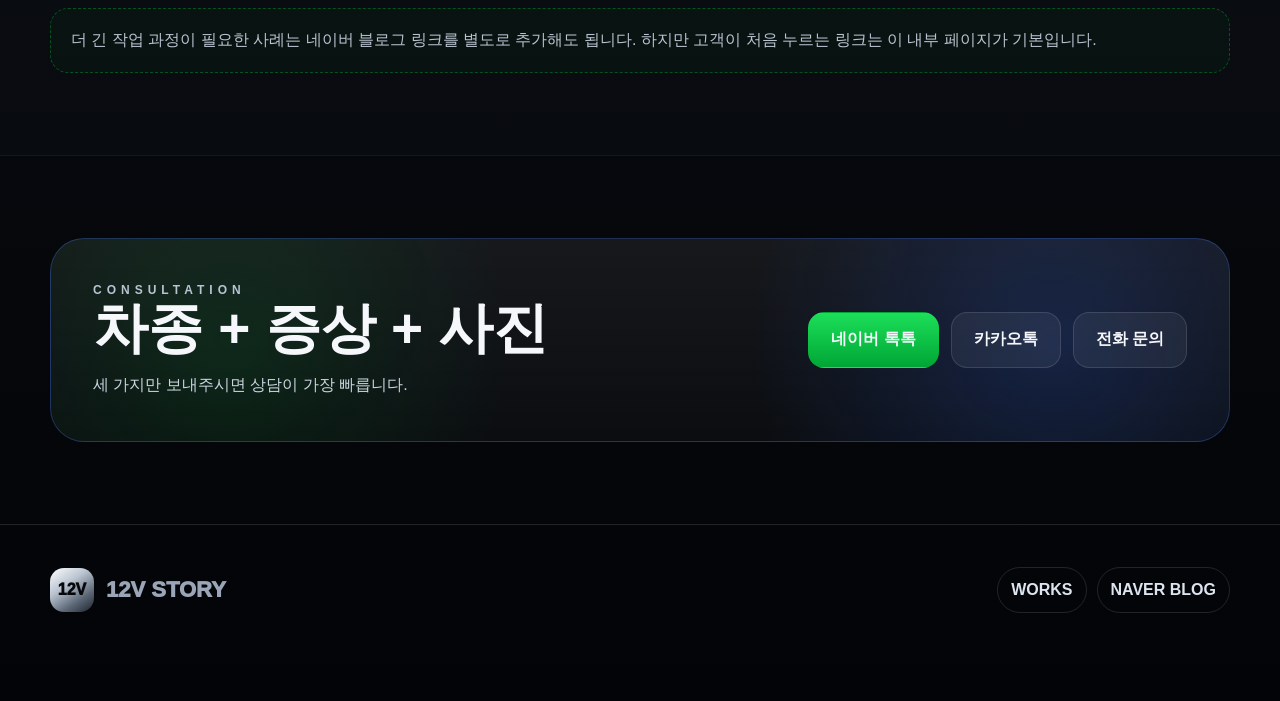
<file: services/opticglass.html>
<!doctype html><html lang="ko"><head><meta charset="utf-8"><meta name="viewport" content="width=device-width,initial-scale=1"><meta name="description" content="12V STORY 옵틱글래스 · 광각미러. 차종별 미러 형상과 열선·디밍 구조를 확인해 광각 시야를 확보하면서 기능을 적절히 유지하거나 개선합니다."><title>옵틱글래스 · 광각미러 | 12V STORY</title><link rel="stylesheet" href="../assets/style.css"></head><body>
<nav class="nav"><div class="wrap"><a class="brand" href="../index.html"><div class="brand-mark">12V</div><div><div class="brand-title">12V STORY</div><div class="brand-sub">OPTIC GLASS</div></div></a><div class="menu"><a href="../index.html">HOME</a><a href="../works.html">작업갤러리</a><a href="../index.html#contact">예약상담</a></div><a class="nav-call" href="tel:031-912-8812">☎ 031-912-8812</a></div></nav>
<header class="page-hero"><div class="wrap"><div class="kicker">OPTIC GLASS</div><h1>옵틱글래스 · 광각미러</h1><p>차종별 미러 형상과 열선·디밍 구조를 확인해 광각 시야를 확보하면서 기능을 적절히 유지하거나 개선합니다.</p><div class="symptoms"><div class="symptom">좁은 시야</div><div class="symptom">사각지대</div><div class="symptom">디밍이 너무 어두움</div><div class="symptom">미러 업그레이드</div></div></div></header>
<section><div class="wrap"><div class="content-grid"><div class="content-panel"><div class="kicker">How We Work</div><h2>작업은 이렇게 진행합니다.</h2><div class="steps"><div class="step"><b>01</b><div><h3>차종·미러 기능 확인</h3><p>차량 상태와 호환성을 확인하며 순서대로 진행합니다.</p></div></div><div class="step"><b>02</b><div><h3>기존 미러 탈거</h3><p>차량 상태와 호환성을 확인하며 순서대로 진행합니다.</p></div></div><div class="step"><b>03</b><div><h3>열선/디밍 배선 확인</h3><p>차량 상태와 호환성을 확인하며 순서대로 진행합니다.</p></div></div><div class="step"><b>04</b><div><h3>옵틱글래스 장착</h3><p>차량 상태와 호환성을 확인하며 순서대로 진행합니다.</p></div></div><div class="step"><b>05</b><div><h3>시야·열선·작동 확인</h3><p>차량 상태와 호환성을 확인하며 순서대로 진행합니다.</p></div></div></div></div><div class="content-panel"><div class="kicker">What We Check</div><h2>먼저 확인하는 것</h2><ul><li>차종과 연식, 현재 장착된 순정/사제 장비</li><li>고장 증상 또는 원하는 기능</li><li>기존 배선과 모듈 상태</li><li>부품 호환성과 작업 후 유지되는 기능</li></ul><div class="actions" style="justify-content:flex-start"><a class="btn talk" href="http://talk.naver.com/WC6P8L" target="_blank">사진 보내고 상담하기</a></div></div></div></div></section>
<section class="works"><div class="wrap"><div class="section-head"><div><div class="kicker">Examples</div><h2>대표 작업 유형</h2></div></div><div class="mini-works"><div class="mini-work"><b>폴스타4 옵틱글래스</b><span>상세 작업사례 추가 영역</span></div><div class="mini-work"><b>광각미러 교체</b><span>상세 작업사례 추가 영역</span></div><div class="mini-work"><b>디밍 불편 개선</b><span>상세 작업사례 추가 영역</span></div></div><div class="blog-note">더 긴 작업 과정이 필요한 사례는 네이버 블로그 링크를 별도로 추가해도 됩니다. 하지만 고객이 처음 누르는 링크는 이 내부 페이지가 기본입니다.</div></div></section>
<section><div class="wrap"><div class="cta"><div><div class="kicker">Consultation</div><h2>차종 + 증상 + 사진</h2><p>세 가지만 보내주시면 상담이 가장 빠릅니다.</p></div><div class="actions"><a class="btn talk" href="http://talk.naver.com/WC6P8L" target="_blank">네이버 톡톡</a><a class="btn dark" href="https://pf.kakao.com/_uxiWeu/chat" target="_blank">카카오톡</a><a class="btn dark" href="tel:031-912-8812">전화 문의</a></div></div></div></section>
<footer><div class="wrap footer-grid"><a class="brand" href="../index.html"><div class="brand-mark">12V</div><div><div class="brand-title">12V STORY</div></div></a><div class="footer-links"><a href="../works.html">WORKS</a><a href="https://blog.naver.com/uh2816" target="_blank">NAVER BLOG</a></div></div></footer>
</body></html>
</file>
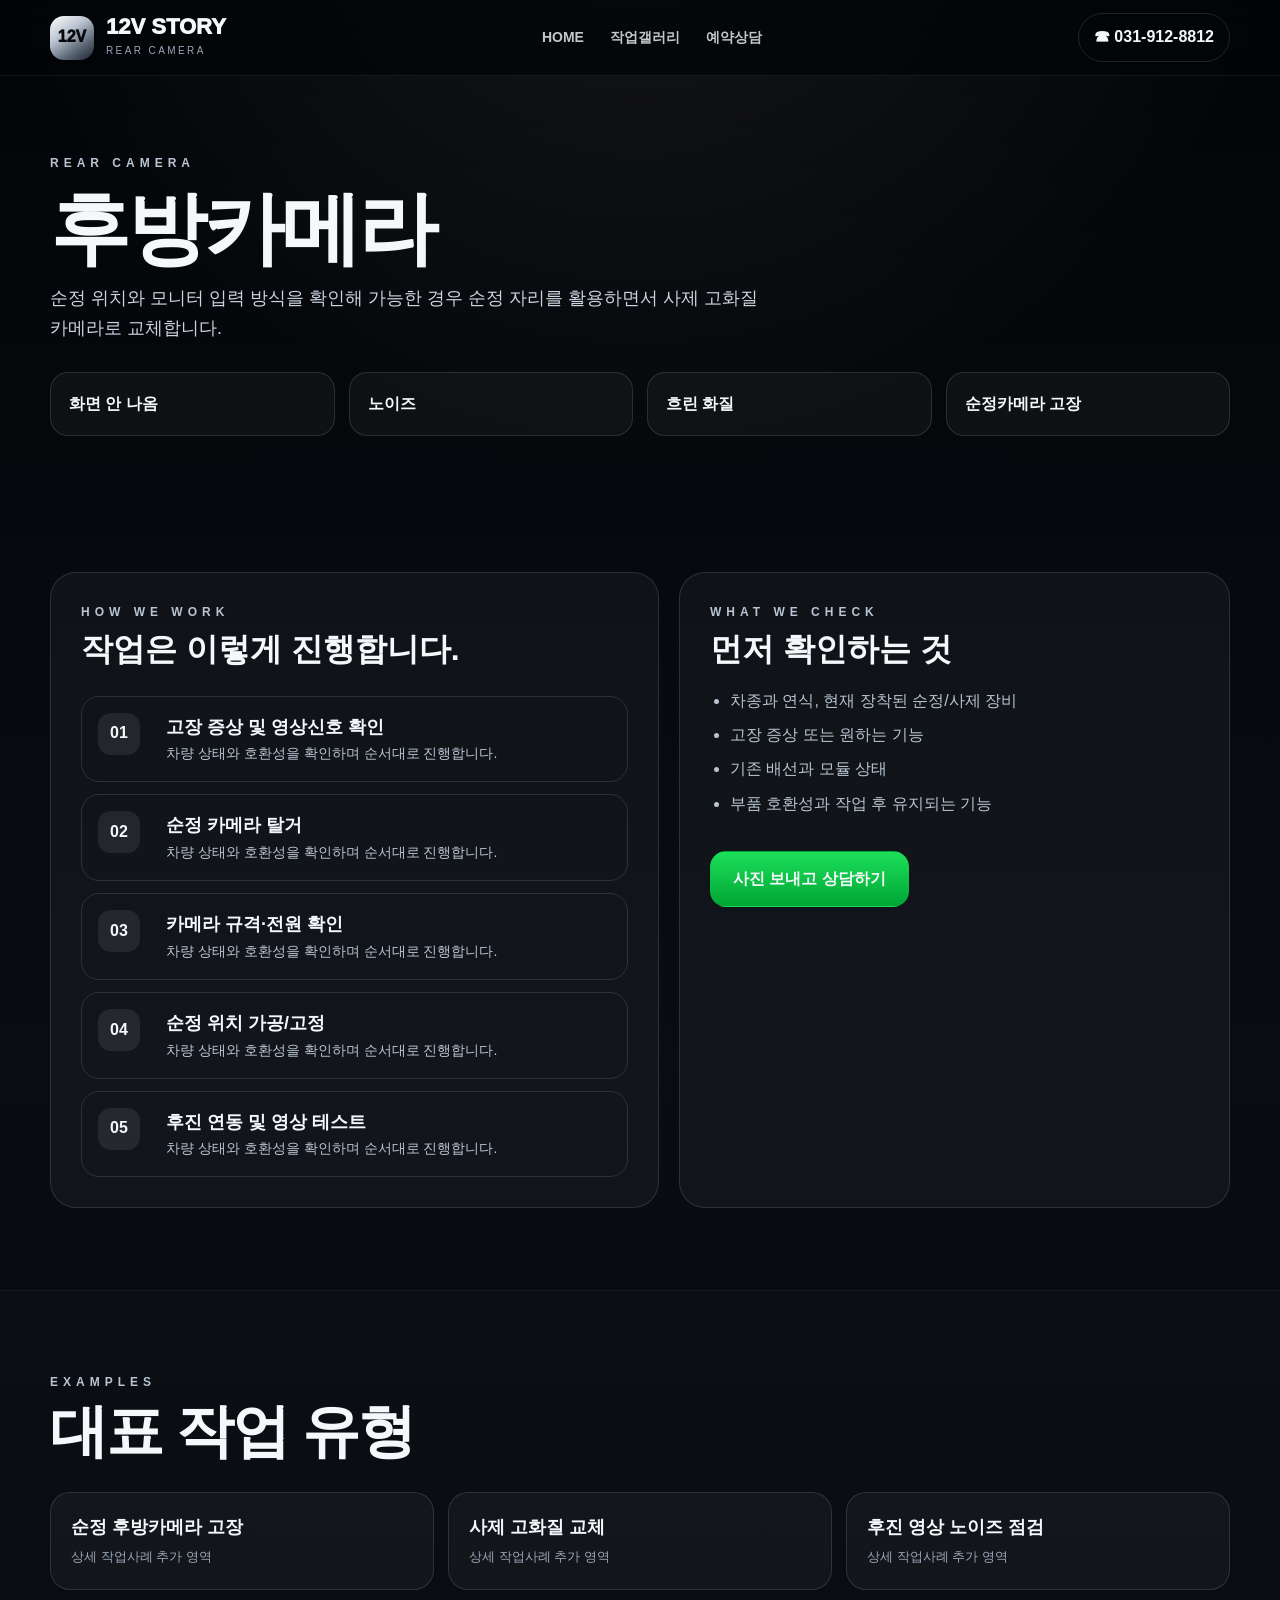
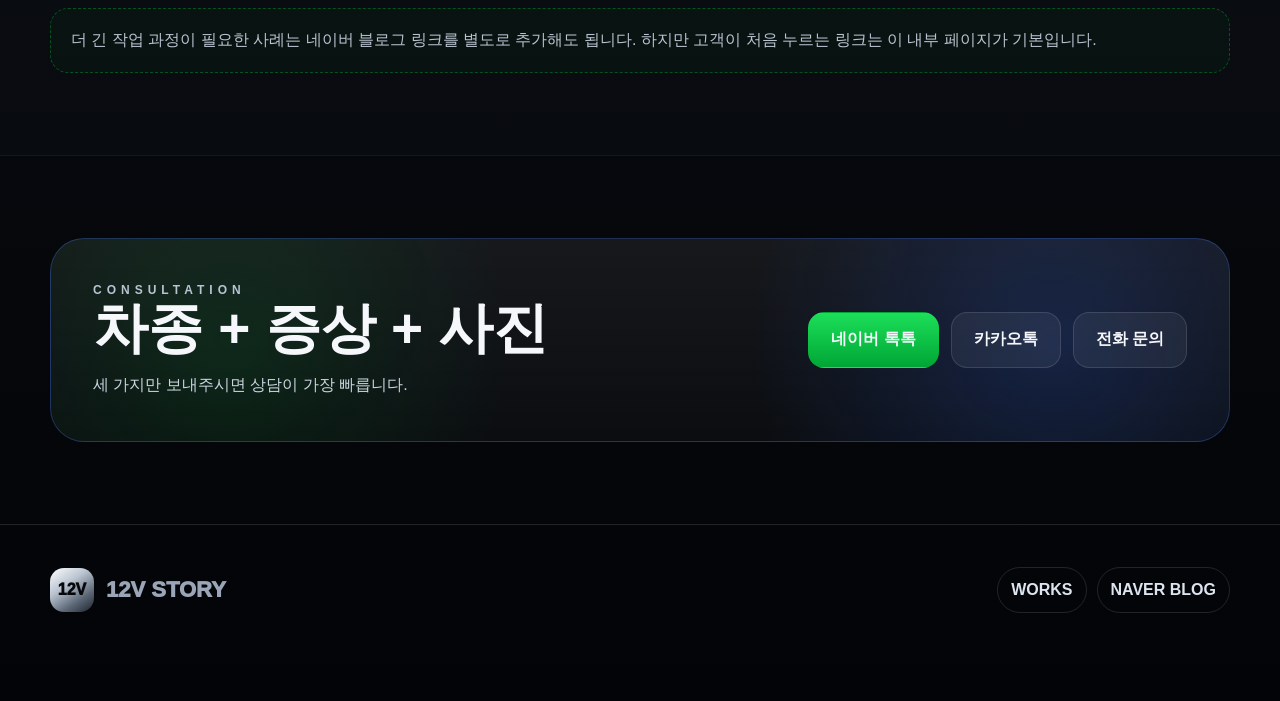
<file: services/rear-camera.html>
<!doctype html><html lang="ko"><head><meta charset="utf-8"><meta name="viewport" content="width=device-width,initial-scale=1"><meta name="description" content="12V STORY 후방카메라. 순정 위치와 모니터 입력 방식을 확인해 가능한 경우 순정 자리를 활용하면서 사제 고화질 카메라로 교체합니다."><title>후방카메라 | 12V STORY</title><link rel="stylesheet" href="../assets/style.css"></head><body>
<nav class="nav"><div class="wrap"><a class="brand" href="../index.html"><div class="brand-mark">12V</div><div><div class="brand-title">12V STORY</div><div class="brand-sub">REAR CAMERA</div></div></a><div class="menu"><a href="../index.html">HOME</a><a href="../works.html">작업갤러리</a><a href="../index.html#contact">예약상담</a></div><a class="nav-call" href="tel:031-912-8812">☎ 031-912-8812</a></div></nav>
<header class="page-hero"><div class="wrap"><div class="kicker">REAR CAMERA</div><h1>후방카메라</h1><p>순정 위치와 모니터 입력 방식을 확인해 가능한 경우 순정 자리를 활용하면서 사제 고화질 카메라로 교체합니다.</p><div class="symptoms"><div class="symptom">화면 안 나옴</div><div class="symptom">노이즈</div><div class="symptom">흐린 화질</div><div class="symptom">순정카메라 고장</div></div></div></header>
<section><div class="wrap"><div class="content-grid"><div class="content-panel"><div class="kicker">How We Work</div><h2>작업은 이렇게 진행합니다.</h2><div class="steps"><div class="step"><b>01</b><div><h3>고장 증상 및 영상신호 확인</h3><p>차량 상태와 호환성을 확인하며 순서대로 진행합니다.</p></div></div><div class="step"><b>02</b><div><h3>순정 카메라 탈거</h3><p>차량 상태와 호환성을 확인하며 순서대로 진행합니다.</p></div></div><div class="step"><b>03</b><div><h3>카메라 규격·전원 확인</h3><p>차량 상태와 호환성을 확인하며 순서대로 진행합니다.</p></div></div><div class="step"><b>04</b><div><h3>순정 위치 가공/고정</h3><p>차량 상태와 호환성을 확인하며 순서대로 진행합니다.</p></div></div><div class="step"><b>05</b><div><h3>후진 연동 및 영상 테스트</h3><p>차량 상태와 호환성을 확인하며 순서대로 진행합니다.</p></div></div></div></div><div class="content-panel"><div class="kicker">What We Check</div><h2>먼저 확인하는 것</h2><ul><li>차종과 연식, 현재 장착된 순정/사제 장비</li><li>고장 증상 또는 원하는 기능</li><li>기존 배선과 모듈 상태</li><li>부품 호환성과 작업 후 유지되는 기능</li></ul><div class="actions" style="justify-content:flex-start"><a class="btn talk" href="http://talk.naver.com/WC6P8L" target="_blank">사진 보내고 상담하기</a></div></div></div></div></section>
<section class="works"><div class="wrap"><div class="section-head"><div><div class="kicker">Examples</div><h2>대표 작업 유형</h2></div></div><div class="mini-works"><div class="mini-work"><b>순정 후방카메라 고장</b><span>상세 작업사례 추가 영역</span></div><div class="mini-work"><b>사제 고화질 교체</b><span>상세 작업사례 추가 영역</span></div><div class="mini-work"><b>후진 영상 노이즈 점검</b><span>상세 작업사례 추가 영역</span></div></div><div class="blog-note">더 긴 작업 과정이 필요한 사례는 네이버 블로그 링크를 별도로 추가해도 됩니다. 하지만 고객이 처음 누르는 링크는 이 내부 페이지가 기본입니다.</div></div></section>
<section><div class="wrap"><div class="cta"><div><div class="kicker">Consultation</div><h2>차종 + 증상 + 사진</h2><p>세 가지만 보내주시면 상담이 가장 빠릅니다.</p></div><div class="actions"><a class="btn talk" href="http://talk.naver.com/WC6P8L" target="_blank">네이버 톡톡</a><a class="btn dark" href="https://pf.kakao.com/_uxiWeu/chat" target="_blank">카카오톡</a><a class="btn dark" href="tel:031-912-8812">전화 문의</a></div></div></div></section>
<footer><div class="wrap footer-grid"><a class="brand" href="../index.html"><div class="brand-mark">12V</div><div><div class="brand-title">12V STORY</div></div></a><div class="footer-links"><a href="../works.html">WORKS</a><a href="https://blog.naver.com/uh2816" target="_blank">NAVER BLOG</a></div></div></footer>
</body></html>
</file>
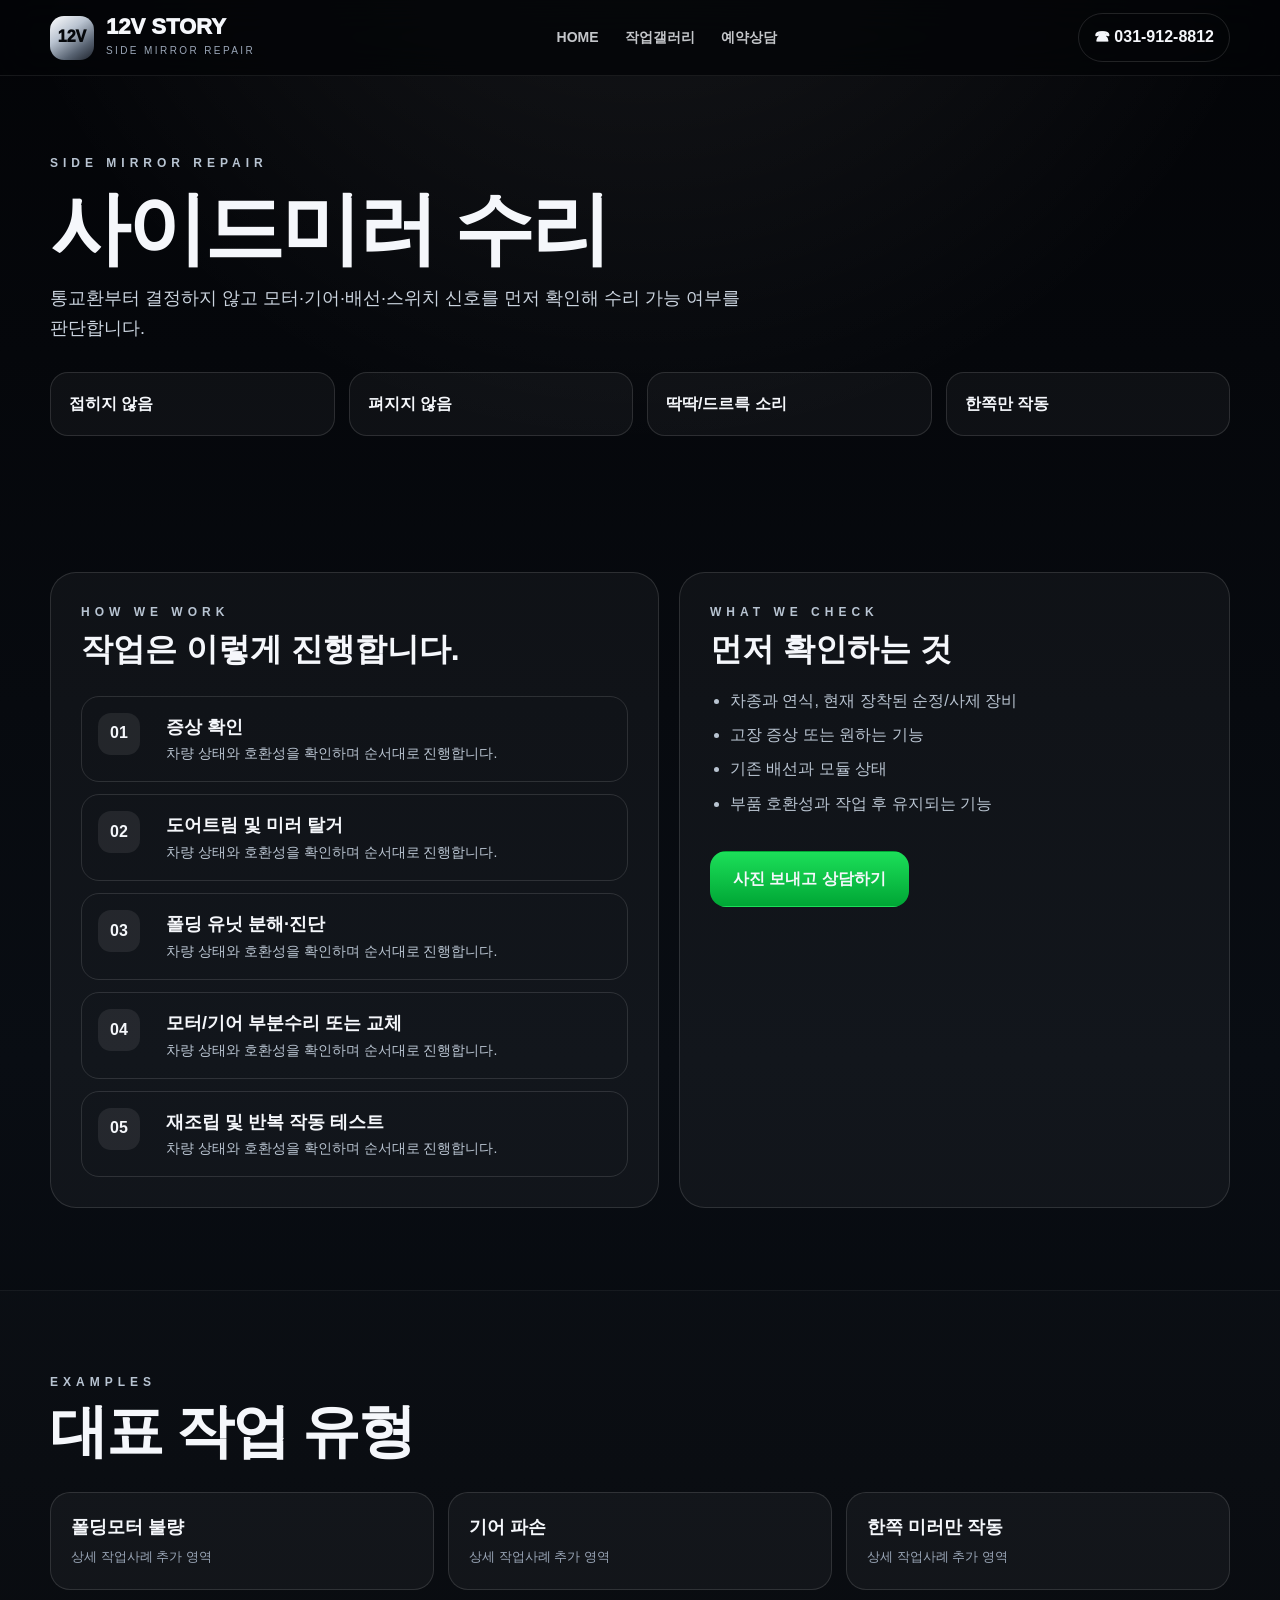
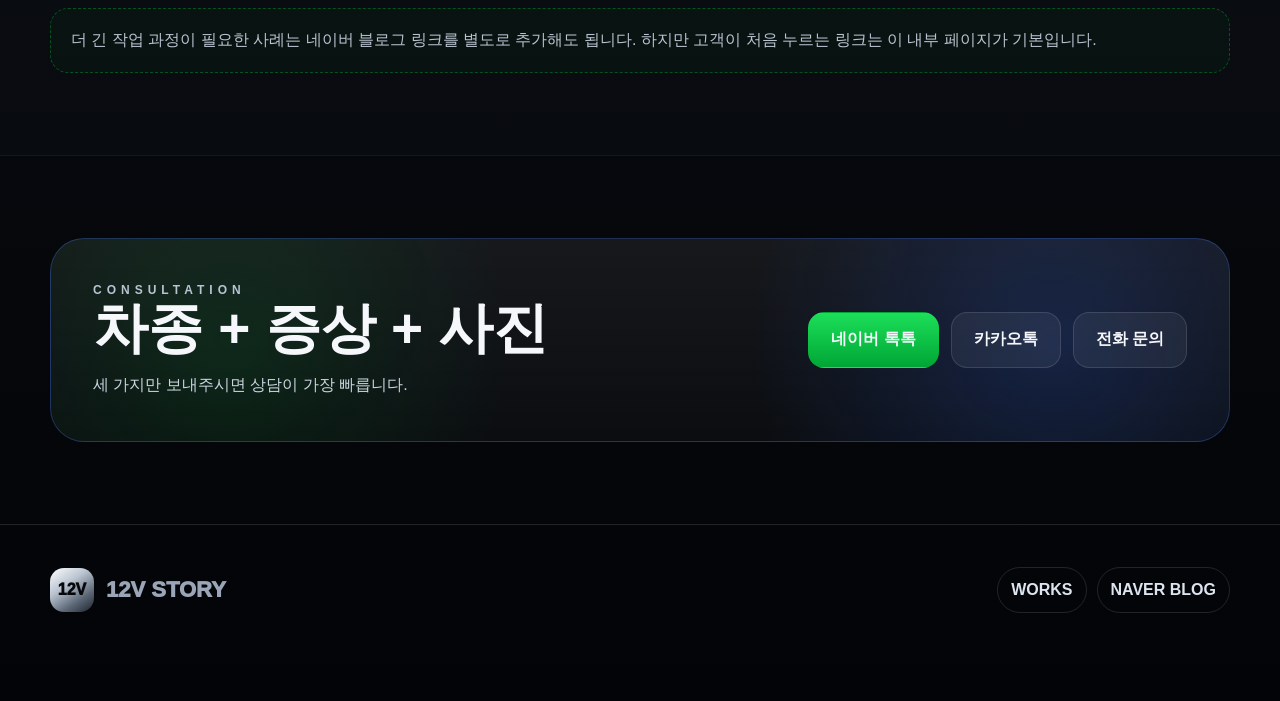
<file: services/side-mirror.html>
<!doctype html><html lang="ko"><head><meta charset="utf-8"><meta name="viewport" content="width=device-width,initial-scale=1"><meta name="description" content="12V STORY 사이드미러 수리. 통교환부터 결정하지 않고 모터·기어·배선·스위치 신호를 먼저 확인해 수리 가능 여부를 판단합니다."><title>사이드미러 수리 | 12V STORY</title><link rel="stylesheet" href="../assets/style.css"></head><body>
<nav class="nav"><div class="wrap"><a class="brand" href="../index.html"><div class="brand-mark">12V</div><div><div class="brand-title">12V STORY</div><div class="brand-sub">SIDE MIRROR REPAIR</div></div></a><div class="menu"><a href="../index.html">HOME</a><a href="../works.html">작업갤러리</a><a href="../index.html#contact">예약상담</a></div><a class="nav-call" href="tel:031-912-8812">☎ 031-912-8812</a></div></nav>
<header class="page-hero"><div class="wrap"><div class="kicker">SIDE MIRROR REPAIR</div><h1>사이드미러 수리</h1><p>통교환부터 결정하지 않고 모터·기어·배선·스위치 신호를 먼저 확인해 수리 가능 여부를 판단합니다.</p><div class="symptoms"><div class="symptom">접히지 않음</div><div class="symptom">펴지지 않음</div><div class="symptom">딱딱/드르륵 소리</div><div class="symptom">한쪽만 작동</div></div></div></header>
<section><div class="wrap"><div class="content-grid"><div class="content-panel"><div class="kicker">How We Work</div><h2>작업은 이렇게 진행합니다.</h2><div class="steps"><div class="step"><b>01</b><div><h3>증상 확인</h3><p>차량 상태와 호환성을 확인하며 순서대로 진행합니다.</p></div></div><div class="step"><b>02</b><div><h3>도어트림 및 미러 탈거</h3><p>차량 상태와 호환성을 확인하며 순서대로 진행합니다.</p></div></div><div class="step"><b>03</b><div><h3>폴딩 유닛 분해·진단</h3><p>차량 상태와 호환성을 확인하며 순서대로 진행합니다.</p></div></div><div class="step"><b>04</b><div><h3>모터/기어 부분수리 또는 교체</h3><p>차량 상태와 호환성을 확인하며 순서대로 진행합니다.</p></div></div><div class="step"><b>05</b><div><h3>재조립 및 반복 작동 테스트</h3><p>차량 상태와 호환성을 확인하며 순서대로 진행합니다.</p></div></div></div></div><div class="content-panel"><div class="kicker">What We Check</div><h2>먼저 확인하는 것</h2><ul><li>차종과 연식, 현재 장착된 순정/사제 장비</li><li>고장 증상 또는 원하는 기능</li><li>기존 배선과 모듈 상태</li><li>부품 호환성과 작업 후 유지되는 기능</li></ul><div class="actions" style="justify-content:flex-start"><a class="btn talk" href="http://talk.naver.com/WC6P8L" target="_blank">사진 보내고 상담하기</a></div></div></div></div></section>
<section class="works"><div class="wrap"><div class="section-head"><div><div class="kicker">Examples</div><h2>대표 작업 유형</h2></div></div><div class="mini-works"><div class="mini-work"><b>폴딩모터 불량</b><span>상세 작업사례 추가 영역</span></div><div class="mini-work"><b>기어 파손</b><span>상세 작업사례 추가 영역</span></div><div class="mini-work"><b>한쪽 미러만 작동</b><span>상세 작업사례 추가 영역</span></div></div><div class="blog-note">더 긴 작업 과정이 필요한 사례는 네이버 블로그 링크를 별도로 추가해도 됩니다. 하지만 고객이 처음 누르는 링크는 이 내부 페이지가 기본입니다.</div></div></section>
<section><div class="wrap"><div class="cta"><div><div class="kicker">Consultation</div><h2>차종 + 증상 + 사진</h2><p>세 가지만 보내주시면 상담이 가장 빠릅니다.</p></div><div class="actions"><a class="btn talk" href="http://talk.naver.com/WC6P8L" target="_blank">네이버 톡톡</a><a class="btn dark" href="https://pf.kakao.com/_uxiWeu/chat" target="_blank">카카오톡</a><a class="btn dark" href="tel:031-912-8812">전화 문의</a></div></div></div></section>
<footer><div class="wrap footer-grid"><a class="brand" href="../index.html"><div class="brand-mark">12V</div><div><div class="brand-title">12V STORY</div></div></a><div class="footer-links"><a href="../works.html">WORKS</a><a href="https://blog.naver.com/uh2816" target="_blank">NAVER BLOG</a></div></div></footer>
</body></html>
</file>
<file: assets/style.css>
:root{--bg:#05070b;--bg2:#0a0e14;--panel:#0d121a;--panel2:#111824;--line:rgba(255,255,255,.12);--text:#f5f7fb;--muted:#9aa6b7;--naver:#00c73c;--blue:#2e6bff;--radius:26px;--shadow:0 24px 70px rgba(0,0,0,.42)}
*{box-sizing:border-box;margin:0;padding:0}html{scroll-behavior:smooth}body{font-family:-apple-system,BlinkMacSystemFont,'Noto Sans KR','Pretendard','Segoe UI',sans-serif;background:radial-gradient(circle at 50% -10%,rgba(255,255,255,.09),transparent 26%),linear-gradient(180deg,#030407,#090d13 46%,#030407);color:var(--text);line-height:1.65;word-break:keep-all}a{color:inherit;text-decoration:none}.wrap{width:min(1180px,calc(100% - 40px));margin:auto}.topbar{height:38px;border-bottom:1px solid rgba(255,255,255,.07);background:rgba(3,4,7,.82);color:#b9c2cf;font-size:13px}.topbar .wrap{height:100%;display:flex;align-items:center;justify-content:space-between}.nav{position:sticky;top:0;z-index:30;height:76px;background:rgba(3,4,7,.78);backdrop-filter:blur(18px);border-bottom:1px solid rgba(255,255,255,.08)}.nav .wrap{height:100%;display:flex;align-items:center;justify-content:space-between;gap:24px}.brand{display:flex;align-items:center;gap:12px}.brand-mark{width:44px;height:44px;border-radius:14px;display:grid;place-items:center;background:linear-gradient(145deg,#fff,#b9c3d0 38%,#596473 72%,#1d222b);color:#06080b;font-weight:1000}.brand-title{font-size:22px;font-weight:1000;line-height:1}.brand-sub{font-size:10px;color:var(--muted);letter-spacing:2.4px;margin-top:5px}.menu{display:flex;gap:26px;font-size:14px;font-weight:850}.menu a{opacity:.8}.menu a:hover{opacity:1}.nav-call{padding:10px 15px;border-radius:999px;border:1px solid var(--line);font-weight:900}.hero{padding:110px 0 86px;text-align:center;position:relative;overflow:hidden}.hero:before{content:'';position:absolute;inset:0;background:radial-gradient(circle at 50% 40%,rgba(80,120,180,.16),transparent 28%),repeating-linear-gradient(115deg,rgba(255,255,255,.025) 0 1px,transparent 1px 18px);pointer-events:none}.hero .wrap{position:relative}.eyebrow,.kicker{font-size:12px;letter-spacing:5px;text-transform:uppercase;color:#b8c4d2;font-weight:900}.hero h1{font-size:clamp(58px,10vw,118px);line-height:.92;letter-spacing:-5px;margin:18px 0 24px;background:linear-gradient(180deg,#fff,#dfe5ee 40%,#788493 70%,#f7faff);-webkit-background-clip:text;color:transparent}.hero-copy{max-width:820px;margin:0 auto;color:#cfd7e2;font-size:20px}.chips{display:flex;flex-wrap:wrap;justify-content:center;gap:10px;margin:32px auto 0;max-width:920px}.chip{padding:8px 13px;border:1px solid var(--line);border-radius:999px;background:rgba(255,255,255,.04);font-weight:800;color:#e6ebf2}.actions{display:flex;gap:12px;flex-wrap:wrap;justify-content:center;margin-top:34px}.btn{min-height:56px;padding:0 22px;border-radius:16px;display:inline-flex;align-items:center;justify-content:center;font-weight:950;border:1px solid transparent;transition:.18s}.btn:hover{transform:translateY(-2px)}.btn.primary{background:linear-gradient(180deg,#3478ff,#154ccf)}.btn.talk{background:linear-gradient(180deg,#1cdf59,#00a635)}.btn.dark{background:rgba(255,255,255,.06);border-color:var(--line)}section{padding:82px 0}.section-head{display:flex;justify-content:space-between;gap:24px;align-items:end;margin-bottom:30px}.section-head h2{font-size:clamp(34px,5vw,58px);line-height:1.05;letter-spacing:-2px;margin-top:8px}.lead{max-width:600px;color:var(--muted)}.service-grid{display:grid;grid-template-columns:repeat(3,1fr);gap:18px}.service-card,.work-card,.info-card{border:1px solid var(--line);border-radius:var(--radius);background:linear-gradient(180deg,rgba(255,255,255,.075),rgba(255,255,255,.035));box-shadow:var(--shadow);overflow:hidden}.service-card{padding:28px;min-height:260px;display:flex;flex-direction:column;justify-content:space-between}.service-card .num{font-size:12px;letter-spacing:3px;color:#7f8b9c;font-weight:900}.service-card h3{font-size:27px;line-height:1.15;margin:16px 0 10px}.service-card p{color:var(--muted)}.more{margin-top:20px;font-weight:900;color:#dfe7f2}.works{background:rgba(255,255,255,.012);border-top:1px solid rgba(255,255,255,.05);border-bottom:1px solid rgba(255,255,255,.05)}.work-grid{display:grid;grid-template-columns:repeat(3,1fr);gap:18px}.work-card .visual{height:190px;display:flex;align-items:end;padding:22px;background:radial-gradient(circle at 70% 25%,rgba(70,120,220,.22),transparent 24%),linear-gradient(135deg,#141b27,#080b10)}.work-card .visual b{font-size:26px;letter-spacing:1px}.work-card .body{padding:20px}.work-card .body small{color:#7f8b9c;font-weight:800}.work-card .body h3{font-size:20px;margin:5px 0 8px}.work-card .body p{color:var(--muted);font-size:14px}.cta{border:1px solid rgba(80,130,255,.28);border-radius:34px;padding:42px;background:radial-gradient(circle at 15% 50%,rgba(0,199,60,.12),transparent 28%),radial-gradient(circle at 85% 50%,rgba(46,107,255,.2),transparent 30%),linear-gradient(180deg,rgba(255,255,255,.07),rgba(255,255,255,.03));display:grid;grid-template-columns:1.1fr .9fr;gap:24px;align-items:center}.cta h2{font-size:clamp(34px,5vw,55px);line-height:1.05}.cta p{color:#cbd4df;margin-top:14px}.cta .actions{justify-content:flex-end;margin-top:0}.blog-note{margin-top:18px;padding:18px 20px;border:1px dashed rgba(0,199,60,.35);border-radius:18px;color:#b8c3d0;background:rgba(0,199,60,.04)}.location-grid{display:grid;grid-template-columns:1fr 1fr;gap:18px}.info-card{padding:28px}.info-card h3{font-size:25px;margin-bottom:16px}.info-list{display:grid;gap:12px}.info-list div{display:grid;grid-template-columns:90px 1fr;gap:16px}.info-list b{color:#8190a2;font-size:12px;letter-spacing:1px}.info-list span{font-weight:800}.floating{position:fixed;right:16px;bottom:16px;z-index:40;display:grid;gap:9px}.floating a{min-width:80px;height:50px;border-radius:15px;display:flex;align-items:center;justify-content:center;font-weight:950;box-shadow:0 14px 34px rgba(0,0,0,.38)}.floating .talk{background:var(--naver)}.floating .reserve{background:var(--blue)}.floating .phone{background:#202632;border:1px solid var(--line)}footer{padding:42px 0 88px;border-top:1px solid var(--line);color:var(--muted)}.footer-grid{display:flex;justify-content:space-between;align-items:center;gap:24px}.footer-links{display:flex;gap:10px;flex-wrap:wrap}.footer-links a{padding:9px 13px;border:1px solid var(--line);border-radius:999px;color:#dce4ef;font-weight:850}.page-hero{padding:78px 0 54px}.page-hero h1{font-size:clamp(44px,7vw,80px);line-height:1.03;letter-spacing:-3px;margin:14px 0}.page-hero p{max-width:780px;color:#cbd4df;font-size:18px}.symptoms{display:grid;grid-template-columns:repeat(4,1fr);gap:14px;margin-top:28px}.symptom{padding:18px;border:1px solid var(--line);border-radius:18px;background:rgba(255,255,255,.04);font-weight:850}.content-grid{display:grid;grid-template-columns:1.05fr .95fr;gap:20px}.content-panel{padding:30px;border:1px solid var(--line);border-radius:var(--radius);background:rgba(255,255,255,.04)}.content-panel h2{font-size:32px;margin-bottom:12px}.content-panel p,.content-panel li{color:#b9c4d1}.content-panel ul{padding-left:20px;display:grid;gap:8px}.steps{display:grid;gap:12px;margin-top:20px}.step{display:grid;grid-template-columns:54px 1fr;gap:14px;align-items:start;padding:16px;border:1px solid var(--line);border-radius:18px}.step b{width:42px;height:42px;border-radius:13px;display:grid;place-items:center;background:rgba(255,255,255,.08)}.step h3{font-size:18px}.step p{font-size:14px}.mini-works{display:grid;grid-template-columns:repeat(3,1fr);gap:14px;margin-top:20px}.mini-work{padding:20px;border:1px solid var(--line);border-radius:20px;background:rgba(255,255,255,.04)}.mini-work b{display:block;font-size:18px}.mini-work span{font-size:13px;color:var(--muted)}
@media(max-width:980px){.topbar,.menu{display:none}.service-grid,.work-grid{grid-template-columns:repeat(2,1fr)}.cta,.location-grid,.content-grid{grid-template-columns:1fr}.cta .actions{justify-content:flex-start}.symptoms{grid-template-columns:repeat(2,1fr)}}
@media(max-width:640px){.wrap{width:min(100% - 28px,1180px)}.nav{height:68px}.brand-mark{width:38px;height:38px}.brand-title{font-size:19px}.brand-sub{display:none}.nav-call{font-size:12px;padding:9px 11px}.hero{padding:82px 0 66px}.hero h1{letter-spacing:-3px}.hero-copy{font-size:17px}.service-grid,.work-grid,.mini-works{grid-template-columns:1fr}.section-head{display:block}.lead{margin-top:14px}.cta{padding:28px}.btn{width:100%}.location-grid,.content-grid{grid-template-columns:1fr}.symptoms{grid-template-columns:1fr}.footer-grid{flex-direction:column;align-items:flex-start}.floating{left:10px;right:10px;bottom:10px;grid-template-columns:repeat(3,1fr)}.floating a{min-width:0}.page-hero{padding:58px 0 38px}}
.gallery-section{padding-top:30px}.gallery-toolbar{display:flex;gap:10px;flex-wrap:wrap;margin-bottom:24px}.filter-btn{appearance:none;border:1px solid var(--line);background:rgba(255,255,255,.045);color:#dce4ef;padding:10px 15px;border-radius:999px;font:inherit;font-size:14px;font-weight:900;cursor:pointer}.filter-btn:hover,.filter-btn.active{background:#eef3fb;color:#080b10;border-color:#eef3fb}.work-card[hidden]{display:none}.work-card .visual.has-image{background-size:cover!important;background-position:center!important}.gallery-empty{padding:50px 20px;text-align:center;color:var(--muted);border:1px dashed var(--line);border-radius:22px}.work-detail-hero{padding-bottom:36px}.detail-tags{justify-content:flex-start;margin-top:24px}.detail-gallery{padding:58px 0 22px}.photo-grid{display:grid;grid-template-columns:repeat(2,1fr);gap:16px}.photo-grid figure{overflow:hidden;border:1px solid var(--line);border-radius:22px;background:rgba(255,255,255,.04)}.photo-grid img{display:block;width:100%;height:auto;object-fit:contain;background:#05070b}.photo-grid figcaption{padding:12px 15px;color:var(--muted);font-size:13px}.photo-placeholder{margin:34px 0;padding:38px;text-align:center;border:1px dashed var(--line);border-radius:22px;color:var(--muted)}.detail-bottom{display:flex;gap:12px;flex-wrap:wrap;padding:30px 0 76px}@media(max-width:640px){.photo-grid{grid-template-columns:1fr}.gallery-toolbar{gap:8px}.filter-btn{padding:9px 12px;font-size:13px}.detail-bottom .btn{width:100%}}


/* 작업 상세페이지 - 보기 편한 갤러리 버전 */
.work-detail-hero{max-width:920px;margin:0 auto;padding-bottom:30px}
.work-detail-hero h1{font-size:clamp(38px,6vw,68px);line-height:1.08}
.work-detail-hero p{max-width:760px;font-size:17px}
.detail-facts{display:grid;grid-template-columns:repeat(3,1fr);gap:12px;max-width:920px;margin:0 auto 18px}
.detail-facts>div{padding:16px 18px;border:1px solid var(--line);border-radius:18px;background:rgba(255,255,255,.045)}
.detail-facts small{display:block;color:#8190a2;font-size:11px;font-weight:900;letter-spacing:1.5px;margin-bottom:4px}
.detail-facts b{display:block;font-size:16px}
.detail-info-grid{display:grid;grid-template-columns:1.25fr .75fr;gap:18px;max-width:920px;margin:0 auto}
.detail-copy,.detail-contact{padding:26px}
.detail-copy h2,.detail-contact h2{font-size:27px}
.detail-copy h3{font-size:17px;margin:22px 0 10px}
.point-list{display:grid;gap:7px;padding-left:20px;color:#c7d0dc}
.detail-tags{justify-content:flex-start;margin-top:20px}
.detail-gallery{padding:52px 0 18px}
.detail-gallery-inner{width:min(900px,100%);margin:0 auto}
.detail-gallery .section-head{margin-bottom:22px}
.detail-gallery .section-head h2{font-size:clamp(30px,4vw,42px)}
.gallery-intro{color:var(--muted);font-size:14px;margin-top:8px}
.photo-grid{grid-template-columns:repeat(2,minmax(0,1fr));gap:22px 18px;align-items:start}
.photo-grid figure{border-radius:18px;box-shadow:0 14px 38px rgba(0,0,0,.24)}
.photo-grid img{width:100%;height:auto;max-height:none}
.photo-grid figcaption{padding:11px 13px 13px;line-height:1.5;font-size:13px;color:#b7c1cf;background:rgba(255,255,255,.025)}
.detail-bottom{max-width:920px;margin:0 auto}
@media(max-width:980px){.detail-info-grid{grid-template-columns:1fr}.detail-facts{grid-template-columns:repeat(3,1fr)}}
@media(max-width:640px){.detail-facts{grid-template-columns:1fr;gap:8px}.detail-facts>div{padding:13px 15px}.detail-info-grid{gap:12px}.detail-copy,.detail-contact{padding:21px}.photo-grid{grid-template-columns:1fr;gap:16px}.detail-gallery{padding-top:40px}.gallery-intro{font-size:13px}}

/* 네이버 블로그 자동연동형 */
.sync-status{display:inline-flex;align-items:center;gap:8px;margin-top:14px;padding:8px 13px;border:1px solid rgba(0,199,60,.28);border-radius:999px;background:rgba(0,199,60,.055);color:#a9eebd;font-size:12px;font-weight:850}
.sync-status:before{content:'';width:7px;height:7px;border-radius:50%;background:var(--naver);box-shadow:0 0 14px rgba(0,199,60,.8)}
.work-card .visual.has-image{position:relative;padding:0;overflow:hidden;background:#090d13!important}
.work-card .visual.has-image img{width:100%;height:100%;display:block;object-fit:cover;object-position:center}
.work-card .visual.has-image:after{content:'';position:absolute;inset:0;background:linear-gradient(180deg,rgba(0,0,0,.02),rgba(0,0,0,.58));pointer-events:none}
.work-card .visual.has-image b{position:absolute;left:20px;bottom:17px;z-index:2;text-shadow:0 2px 16px rgba(0,0,0,.7)}
.auto-note{margin:18px 0 0;padding:18px 20px;border:1px solid rgba(0,199,60,.22);border-radius:20px;background:rgba(0,199,60,.045);color:#c4ceda}
.auto-note b{color:#e9fff0}
.not-found{margin:60px auto;max-width:820px}

/* Main recent works: 8 items, 4 x 2 on desktop */
@media(min-width:981px){.works [data-recent-works]{grid-template-columns:repeat(4,1fr)}}


/* 카드 제목/설명 정리 */
.work-card .body h3{
  font-size:18px;
  line-height:1.42;
  min-height:51px;
  margin:7px 0 8px;
  display:-webkit-box;
  -webkit-box-orient:vertical;
  -webkit-line-clamp:2;
  overflow:hidden;
}
.work-card .body p{
  line-height:1.55;
  min-height:44px;
  display:-webkit-box;
  -webkit-box-orient:vertical;
  -webkit-line-clamp:2;
  overflow:hidden;
}
.work-card .visual.has-image:after{
  background:linear-gradient(180deg,rgba(0,0,0,.01),rgba(0,0,0,.08));
}
.work-card .visual.has-image b{display:none}
@media(min-width:981px){
  .works [data-recent-works]{grid-template-columns:repeat(4,1fr)}
  .works [data-recent-works] .work-card .visual{height:165px}
  .works [data-recent-works] .work-card .body{padding:17px}
  .works [data-recent-works] .work-card .body h3{font-size:17px}
  .works [data-recent-works] .work-card .body p{font-size:13px}
}


/* Thumbnail = photo only. No title/text/overlay on top of images. */
.work-card .visual{
  position:relative;
  padding:0 !important;
  overflow:hidden;
}
.work-card .visual.has-image::before,
.work-card .visual.has-image::after{
  content:none !important;
  display:none !important;
  background:none !important;
}
.work-card .visual.has-image > *:not(img){
  display:none !important;
}
.work-card .visual.has-image img{
  width:100%;
  height:100%;
  display:block;
  object-fit:cover;
  object-position:center;
}
.work-card .visual.thumb-empty{
  background:
    radial-gradient(circle at 50% 42%,rgba(255,255,255,.08),transparent 26%),
    linear-gradient(135deg,#111722,#070a0f);
}
.work-card .visual.thumb-empty::after{
  content:none !important;
}


/* 2026-08-12 gallery refresh */
.gallery-hero{padding-bottom:42px}
.gallery-hero p{max-width:820px}
.gallery-summary{
  margin-top:24px;
  display:flex;
  align-items:center;
  gap:12px;
  flex-wrap:wrap;
  color:var(--muted);
  font-size:14px;
}
.gallery-summary strong{
  color:#e8eef7;
  padding:8px 13px;
  border:1px solid var(--line);
  border-radius:999px;
  background:rgba(255,255,255,.045);
}
.gallery-loading{
  padding:36px 20px;
  text-align:center;
  color:var(--muted);
  border:1px dashed var(--line);
  border-radius:22px;
}
.gallery-loading[hidden]{display:none}
.work-card .body small{letter-spacing:0}
@media(min-width:981px){
  .works [data-recent-works]{grid-template-columns:repeat(4,1fr)}
  .gallery-section .work-grid{grid-template-columns:repeat(4,1fr)}
}
@media(max-width:980px){
  .gallery-section .work-grid{grid-template-columns:repeat(2,1fr)}
}
@media(max-width:640px){
  .gallery-section .work-grid{grid-template-columns:1fr}
  .gallery-summary{align-items:flex-start;flex-direction:column}
}
</file>
